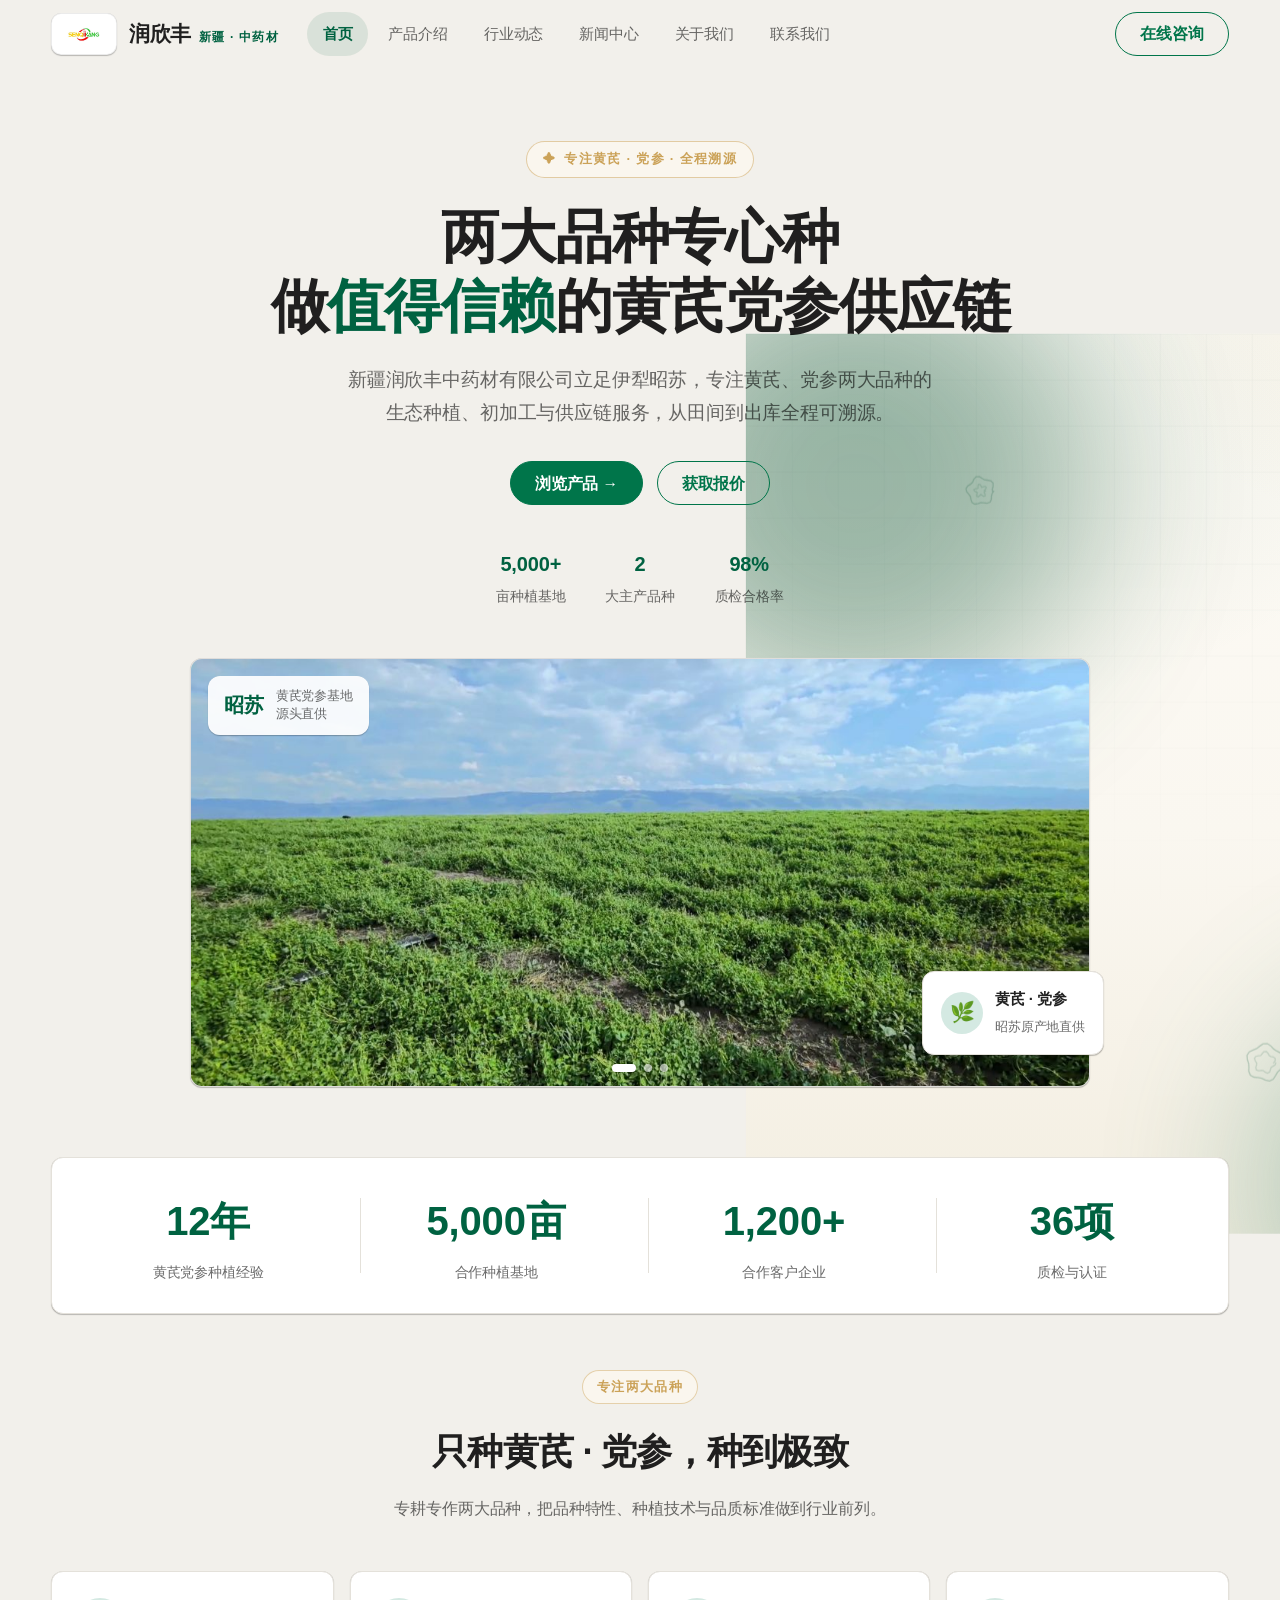
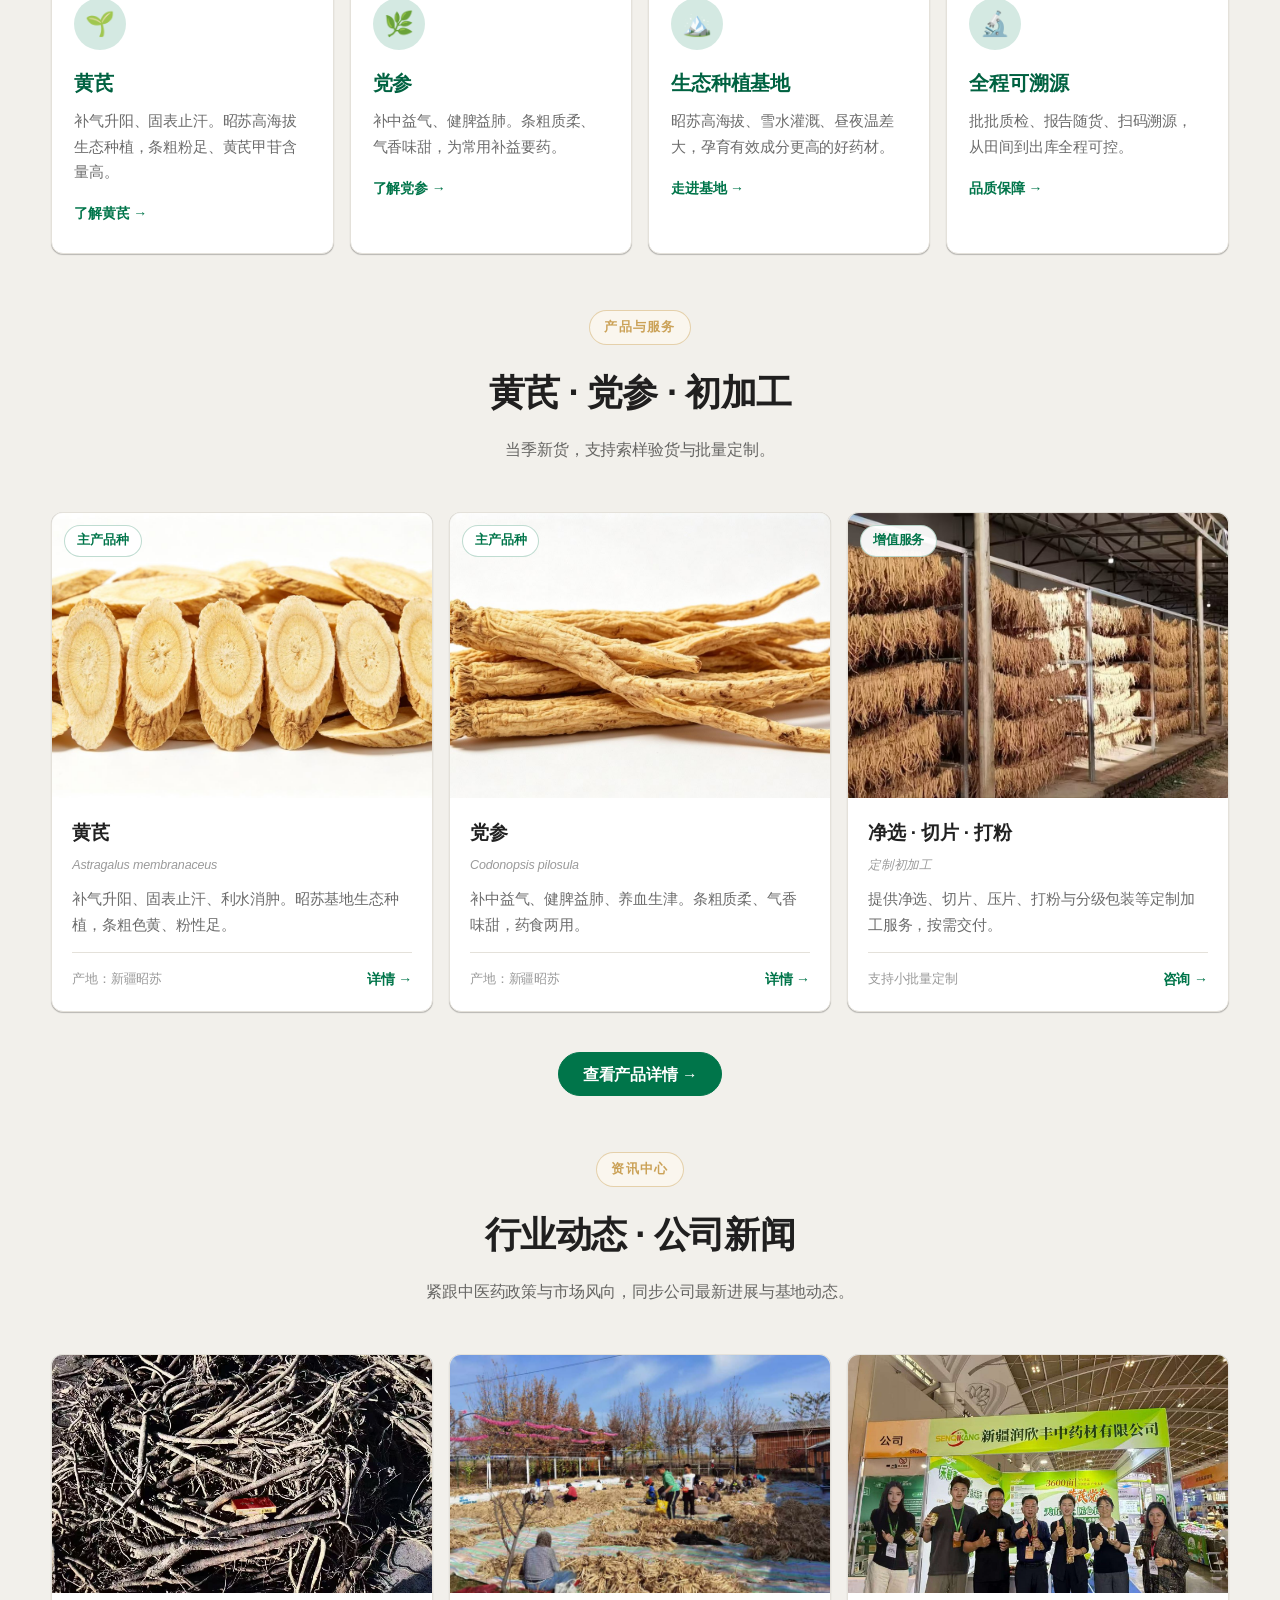
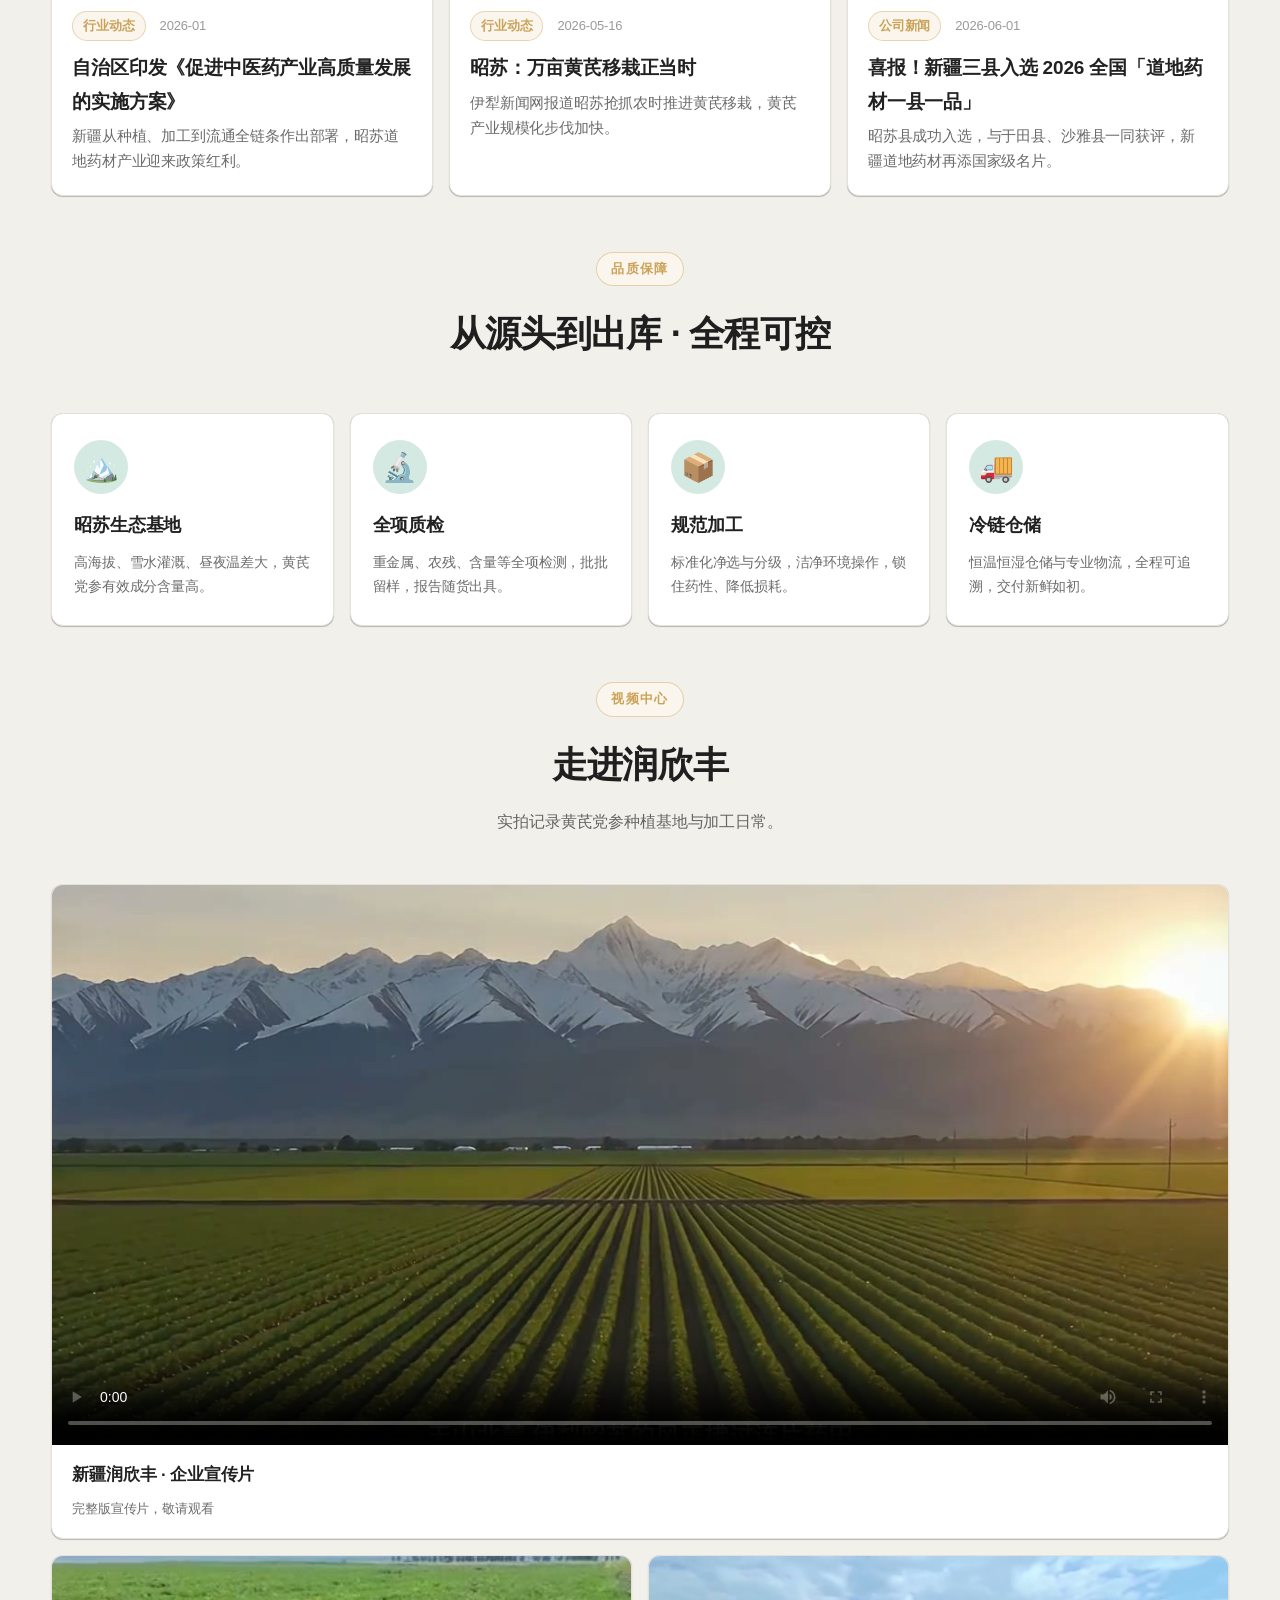
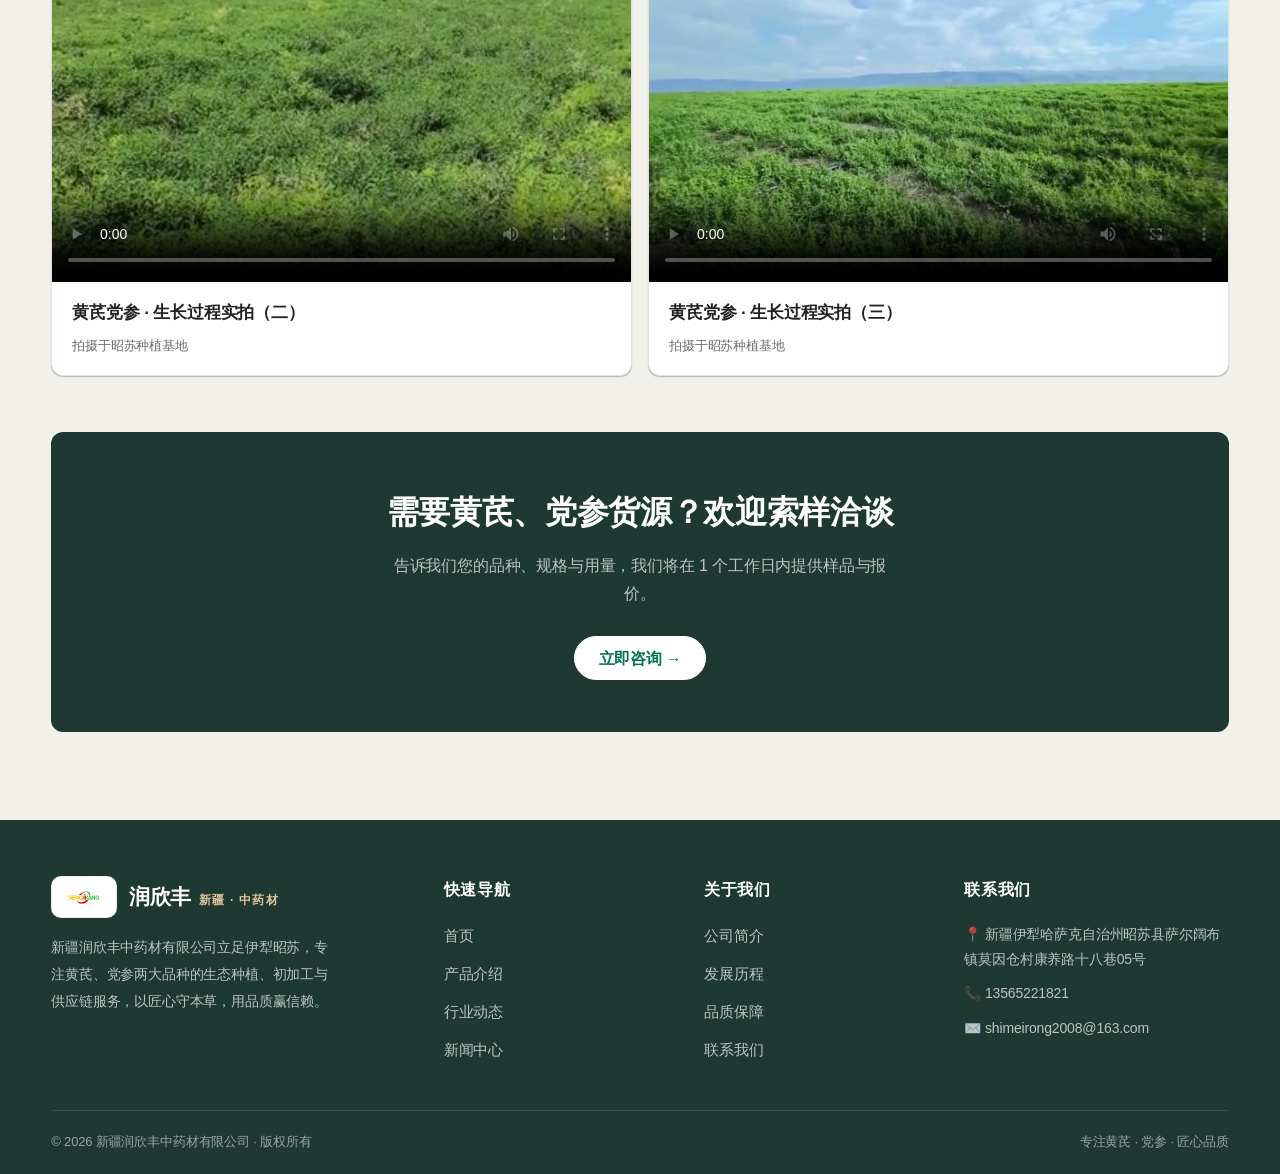
<file: index.html>
<!DOCTYPE html>
<html lang="zh-CN">
<head>
  <meta charset="UTF-8">
  <meta name="viewport" content="width=device-width, initial-scale=1.0">
  <title>新疆润欣丰 · 黄芪党参 道地种植</title>
  <meta name="description" content="新疆润欣丰中药材有限公司——立足伊犁昭苏，专注黄芪、党参两大品种的生态种植、初加工与供应链服务。">
  <link rel="icon" type="image/png" href="assets/images/favicon.png">
  <link rel="stylesheet" href="assets/css/style.css">
</head>
<body>
  <!-- 光网背景 -->
  <div class="aurora" aria-hidden="true">
    <div class="aurora__orb aurora__orb--blue"></div>
    <div class="aurora__orb aurora__orb--violet"></div>
    <div class="aurora__orb aurora__orb--cyan"></div>
    <div class="aurora__grid"></div>
  </div>

  <!-- 导航 -->
  <header class="nav">
    <div class="container nav__inner">
      <a class="brand" href="index.html">
        <img class="brand__logo" src="assets/images/logo.png" alt="新疆润欣丰">
        <span class="brand__text">润欣丰<small>新疆 · 中药材</small></span>
      </a>
      <nav class="nav__links" id="navLinks">
        <a href="index.html" class="active">首页</a>
        <a href="products.html">产品介绍</a>
        <a href="industry.html">行业动态</a>
        <a href="news.html">新闻中心</a>
        <a href="about.html">关于我们</a>
        <a href="contact.html">联系我们</a>
      </nav>
      <div class="nav__actions">
        <a class="btn btn--ghost" href="contact.html">在线咨询</a>
        <button class="nav__toggle" id="navToggle" aria-label="菜单"><span></span><span></span><span></span></button>
      </div>
    </div>
  </header>

  <main>
    <!-- Hero（居中大标题） -->
    <section class="hero">
      <div class="container hero__inner">
        <div class="hero__copy reveal">
          <span class="hero__eyebrow">专注黄芪 · 党参 · 全程溯源</span>
          <h1>两大品种专心种<br>做<span class="grad">值得信赖</span>的黄芪党参供应链</h1>
          <p class="hero__sub">新疆润欣丰中药材有限公司立足伊犁昭苏，专注黄芪、党参两大品种的生态种植、初加工与供应链服务，从田间到出库全程可溯源。</p>
          <div class="hero__cta">
            <a class="btn btn--primary" href="products.html">浏览产品 →</a>
            <a class="btn btn--ghost" href="contact.html">获取报价</a>
          </div>
          <div class="hero__trust">
            <div><b data-count="5000" data-suffix="+">5000+</b><span>亩种植基地</span></div>
            <div><b data-count="2" data-suffix="">2</b><span>大主产品种</span></div>
            <div><b data-count="98" data-suffix="%">98%</b><span>质检合格率</span></div>
          </div>
        </div>
        <div class="hero__media reveal d1">
          <div class="hero__frame">
            <img src="assets/images/hero-01.jpg" alt="黄芪党参种植基地实拍" class="active">
            <img src="assets/images/hero-02.jpg" alt="黄芪党参药材实拍">
            <img src="assets/images/kunming.jpg" alt="昆明展会现场实拍">
            <div class="hero__dots"></div>
          </div>
          <div class="hero__badge"><b>昭苏</b><span>黄芪党参基地<br>源头直供</span></div>
          <div class="hero__float">
            <span class="ico">🌿</span>
            <div><b>黄芪 · 党参</b><span>昭苏原产地直供</span></div>
          </div>
        </div>
      </div>
    </section>

    <!-- 数据条 -->
    <section class="stats">
      <div class="container stats__inner reveal">
        <div class="stat"><b data-count="12" data-suffix="年">12年</b><span>黄芪党参种植经验</span></div>
        <div class="stat"><b data-count="5000" data-suffix="亩">5000亩</b><span>合作种植基地</span></div>
        <div class="stat"><b data-count="1200" data-suffix="+">1200+</b><span>合作客户企业</span></div>
        <div class="stat"><b data-count="36" data-suffix="项">36项</b><span>质检与认证</span></div>
      </div>
    </section>

    <!-- 主打品种与实力 -->
    <section class="section">
      <div class="container">
        <div class="sec-head reveal">
          <span class="tag">专注两大品种</span>
          <h2>只种黄芪 · 党参，种到极致</h2>
          <p>专耕专作两大品种，把品种特性、种植技术与品质标准做到行业前列。</p>
        </div>
        <div class="cats">
          <a class="cat reveal" href="products.html">
            <div class="cat__ico">🌱</div>
            <h3>黄芪</h3>
            <p>补气升阳、固表止汗。昭苏高海拔生态种植，条粗粉足、黄芪甲苷含量高。</p>
            <span class="cat__more">了解黄芪 →</span>
          </a>
          <a class="cat reveal d1" href="products.html">
            <div class="cat__ico">🌿</div>
            <h3>党参</h3>
            <p>补中益气、健脾益肺。条粗质柔、气香味甜，为常用补益要药。</p>
            <span class="cat__more">了解党参 →</span>
          </a>
          <a class="cat reveal d2" href="about.html">
            <div class="cat__ico">🏔️</div>
            <h3>生态种植基地</h3>
            <p>昭苏高海拔、雪水灌溉、昼夜温差大，孕育有效成分更高的好药材。</p>
            <span class="cat__more">走进基地 →</span>
          </a>
          <a class="cat reveal d3" href="about.html#quality">
            <div class="cat__ico">🔬</div>
            <h3>全程可溯源</h3>
            <p>批批质检、报告随货、扫码溯源，从田间到出库全程可控。</p>
            <span class="cat__more">品质保障 →</span>
          </a>
        </div>
      </div>
    </section>

    <!-- 精选产品 -->
    <section class="section" style="padding-top:0">
      <div class="container">
        <div class="sec-head reveal">
          <span class="tag">产品与服务</span>
          <h2>黄芪 · 党参 · 初加工</h2>
          <p>当季新货，支持索样验货与批量定制。</p>
        </div>
        <div class="products">
          <article class="card reveal">
            <div class="card__media"><span class="card__tag">主产品种</span><img src="assets/images/product-01.jpg" alt="黄芪"></div>
            <div class="card__body"><h3>黄芪</h3><div class="latin">Astragalus membranaceus</div><p>补气升阳、固表止汗、利水消肿。昭苏基地生态种植，条粗色黄、粉性足。</p>
              <div class="card__foot"><span>产地：新疆昭苏</span><a class="link" href="products.html">详情 →</a></div></div>
          </article>
          <article class="card reveal d1">
            <div class="card__media"><span class="card__tag">主产品种</span><img src="assets/images/product-02.jpg" alt="党参"></div>
            <div class="card__body"><h3>党参</h3><div class="latin">Codonopsis pilosula</div><p>补中益气、健脾益肺、养血生津。条粗质柔、气香味甜，药食两用。</p>
              <div class="card__foot"><span>产地：新疆昭苏</span><a class="link" href="products.html">详情 →</a></div></div>
          </article>
          <article class="card reveal d2">
            <div class="card__media"><span class="card__tag">增值服务</span><img src="assets/images/product-03.jpg" alt="初加工服务"></div>
            <div class="card__body"><h3>净选 · 切片 · 打粉</h3><div class="latin">定制初加工</div><p>提供净选、切片、压片、打粉与分级包装等定制加工服务，按需交付。</p>
              <div class="card__foot"><span>支持小批量定制</span><a class="link" href="contact.html">咨询 →</a></div></div>
          </article>
        </div>
        <div style="text-align:center; margin-top:40px">
          <a class="btn btn--primary" href="products.html">查看产品详情 →</a>
        </div>
      </div>
    </section>

    <!-- 动态 & 新闻预览 -->
    <section class="section" style="padding-top:0">
      <div class="container">
        <div class="sec-head reveal">
          <span class="tag">资讯中心</span>
          <h2>行业动态 · 公司新闻</h2>
          <p>紧跟中医药政策与市场风向，同步公司最新进展与基地动态。</p>
        </div>
        <div class="news-grid">
          <a class="card reveal" href="industry.html">
            <div class="card__media"><img src="assets/images/news-01.jpg" alt="行业动态"></div>
            <div class="card__body">
              <div class="meta"><span class="chip">行业动态</span><span>2026-01</span></div>
              <h3>自治区印发《促进中医药产业高质量发展的实施方案》</h3>
              <p>新疆从种植、加工到流通全链条作出部署，昭苏道地药材产业迎来政策红利。</p>
            </div>
          </a>
          <a class="card reveal d1" href="industry.html">
            <div class="card__media"><img src="assets/images/news-02.jpg" alt="行业动态"></div>
            <div class="card__body">
              <div class="meta"><span class="chip">行业动态</span><span>2026-05-16</span></div>
              <h3>昭苏：万亩黄芪移栽正当时</h3>
              <p>伊犁新闻网报道昭苏抢抓农时推进黄芪移栽，黄芪产业规模化步伐加快。</p>
            </div>
          </a>
          <a class="card reveal d2" href="news.html">
            <div class="card__media"><img src="assets/images/kunming.jpg" alt="昆明展会"></div>
            <div class="card__body">
              <div class="meta"><span class="chip">公司新闻</span><span>2026-06-01</span></div>
              <h3>喜报！新疆三县入选 2026 全国「道地药材一县一品」</h3>
              <p>昭苏县成功入选，与于田县、沙雅县一同获评，新疆道地药材再添国家级名片。</p>
            </div>
          </a>
        </div>
      </div>
    </section>

    <!-- 品质保障 -->
    <section class="section" style="padding-top:0">
      <div class="container">
        <div class="sec-head reveal">
          <span class="tag">品质保障</span>
          <h2>从源头到出库 · 全程可控</h2>
        </div>
        <div class="features">
          <div class="feature reveal"><div class="feature__ico">🏔️</div><h3>昭苏生态基地</h3><p>高海拔、雪水灌溉、昼夜温差大，黄芪党参有效成分含量高。</p></div>
          <div class="feature reveal d1"><div class="feature__ico">🔬</div><h3>全项质检</h3><p>重金属、农残、含量等全项检测，批批留样，报告随货出具。</p></div>
          <div class="feature reveal d2"><div class="feature__ico">📦</div><h3>规范加工</h3><p>标准化净选与分级，洁净环境操作，锁住药性、降低损耗。</p></div>
          <div class="feature reveal d3"><div class="feature__ico">🚚</div><h3>冷链仓储</h3><p>恒温恒湿仓储与专业物流，全程可追溯，交付新鲜如初。</p></div>
        </div>
      </div>
    </section>

    <!-- 视频中心 -->
    <section class="section" style="padding-top:0">
      <div class="container">
        <div class="sec-head reveal">
          <span class="tag">视频中心</span>
          <h2>走进润欣丰</h2>
          <p>实拍记录黄芪党参种植基地与加工日常。</p>
        </div>
        <div class="videos">
          <div class="video video--wide reveal">
            <video controls preload="metadata" poster="assets/images/poster-promo.jpg" src="assets/video/promo.mp4"></video>
            <div class="video__body"><h3>新疆润欣丰 · 企业宣传片</h3><span>完整版宣传片，敬请观看</span></div>
          </div>
          <div class="video reveal">
            <video controls preload="metadata" poster="assets/images/poster-01.jpg" src="assets/video/video-01.mp4"></video>
            <div class="video__body"><h3>黄芪党参 · 生长过程实拍（二）</h3><span>拍摄于昭苏种植基地</span></div>
          </div>
          <div class="video reveal d1">
            <video controls preload="metadata" poster="assets/images/poster-02.jpg" src="assets/video/video-02.mp4"></video>
            <div class="video__body"><h3>黄芪党参 · 生长过程实拍（三）</h3><span>拍摄于昭苏种植基地</span></div>
          </div>
        </div>
      </div>
    </section>

    <!-- CTA -->
    <section class="section" style="padding-top:0">
      <div class="container">
        <div class="cta reveal">
          <h2>需要黄芪、党参货源？欢迎索样洽谈</h2>
          <p>告诉我们您的品种、规格与用量，我们将在 1 个工作日内提供样品与报价。</p>
          <a class="btn btn--white" href="contact.html">立即咨询 →</a>
        </div>
      </div>
    </section>
  </main>

  <!-- 页脚 -->
  <footer class="footer">
    <div class="container">
      <div class="footer__inner">
        <div>
          <a class="brand" href="index.html">
            <img class="brand__logo" src="assets/images/logo.png" alt="新疆润欣丰">
            <span class="brand__text">润欣丰<small>新疆 · 中药材</small></span>
          </a>
          <p class="about">新疆润欣丰中药材有限公司立足伊犁昭苏，专注黄芪、党参两大品种的生态种植、初加工与供应链服务，以匠心守本草，用品质赢信赖。</p>
        </div>
        <div class="footer__col">
          <h4>快速导航</h4>
          <ul><li><a href="index.html">首页</a></li><li><a href="products.html">产品介绍</a></li><li><a href="industry.html">行业动态</a></li><li><a href="news.html">新闻中心</a></li></ul>
        </div>
        <div class="footer__col">
          <h4>关于我们</h4>
          <ul><li><a href="about.html">公司简介</a></li><li><a href="about.html#history">发展历程</a></li><li><a href="about.html#quality">品质保障</a></li><li><a href="contact.html">联系我们</a></li></ul>
        </div>
        <div class="footer__col">
          <h4>联系我们</h4>
          <ul class="footer__contact">
            <li>📍 新疆伊犁哈萨克自治州昭苏县萨尔阔布镇莫因仓村康养路十八巷05号</li>
            <li>📞 13565221821</li>
            <li>✉️ shimeirong2008@163.com</li>
          </ul>
        </div>
      </div>
      <div class="footer__bottom">
        <span>© <span data-year></span> 新疆润欣丰中药材有限公司 · 版权所有</span>
        <span>专注黄芪 · 党参 · 匠心品质</span>
      </div>
    </div>
  </footer>

  <button class="toTop" id="toTop" aria-label="回到顶部">↑</button>
  <div class="toast" id="toast"></div>
  <script src="assets/js/main.js"></script>
</body>
</html>
</file>
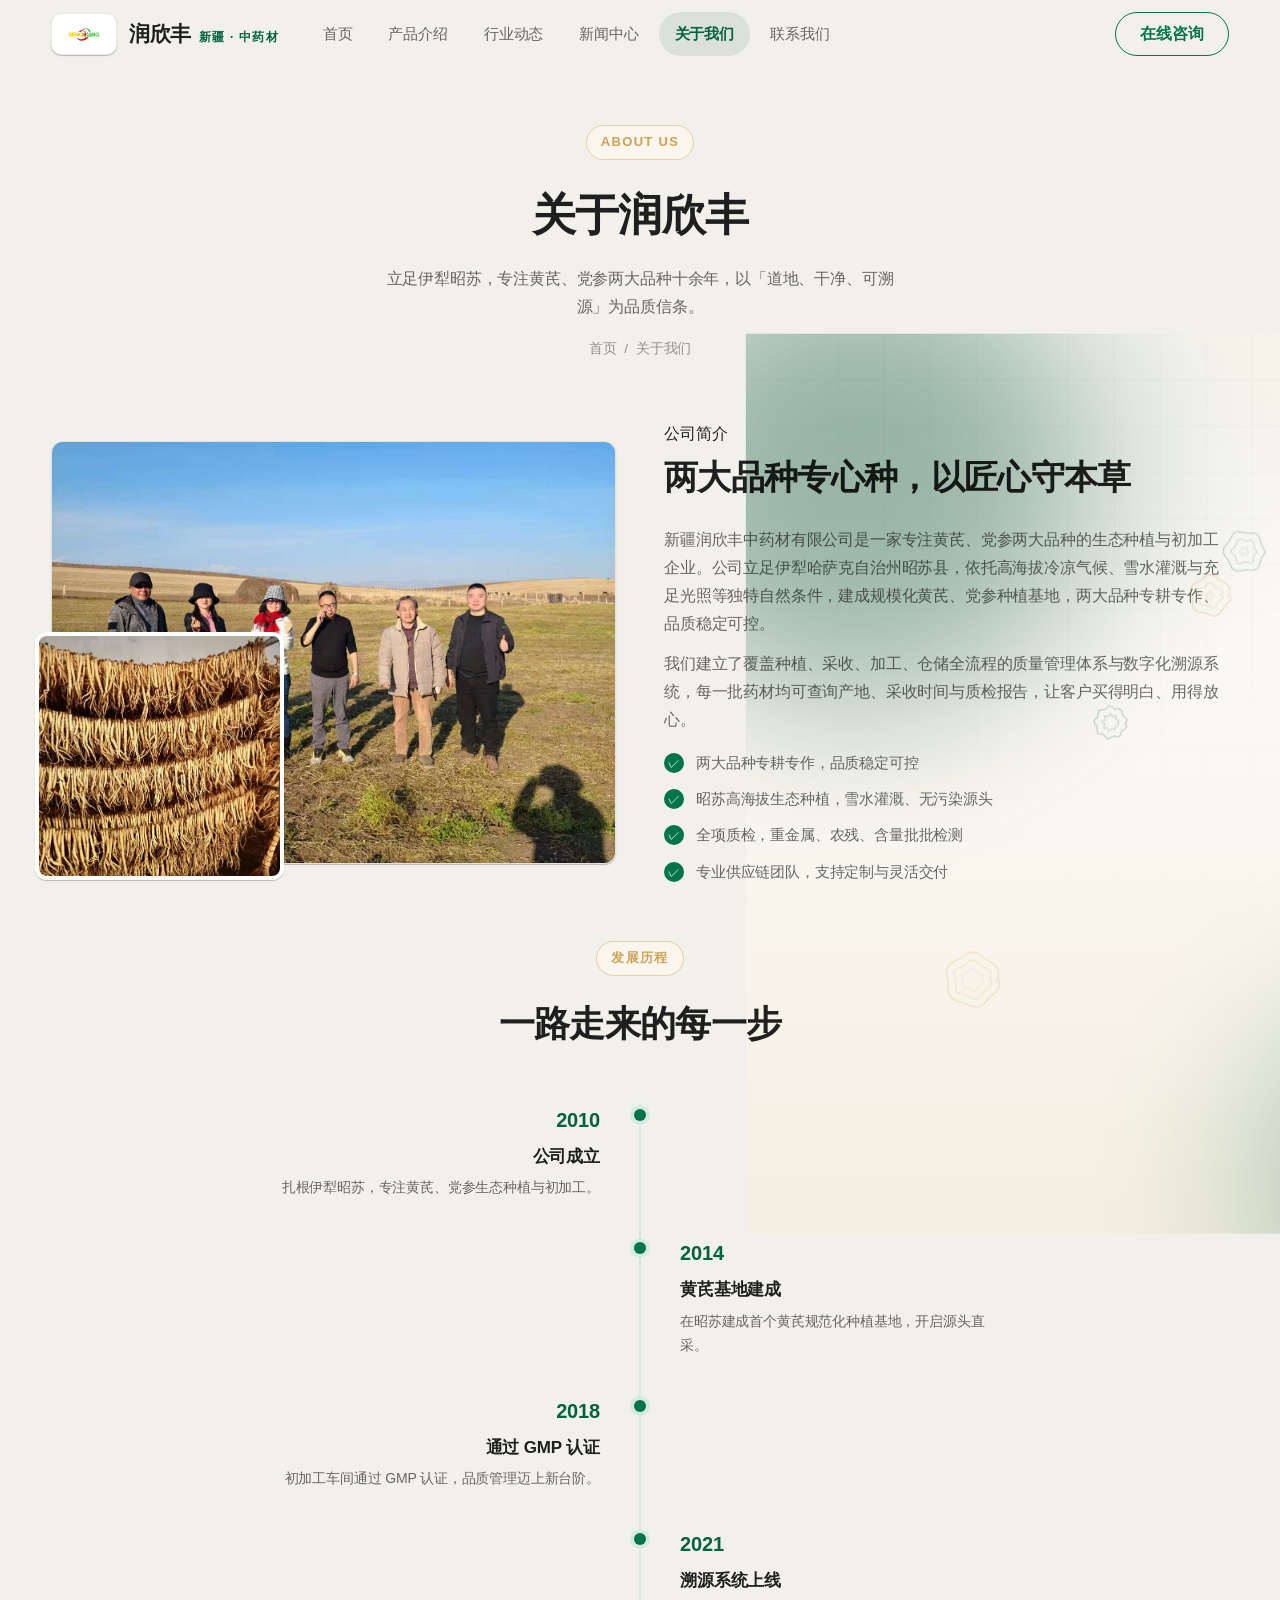
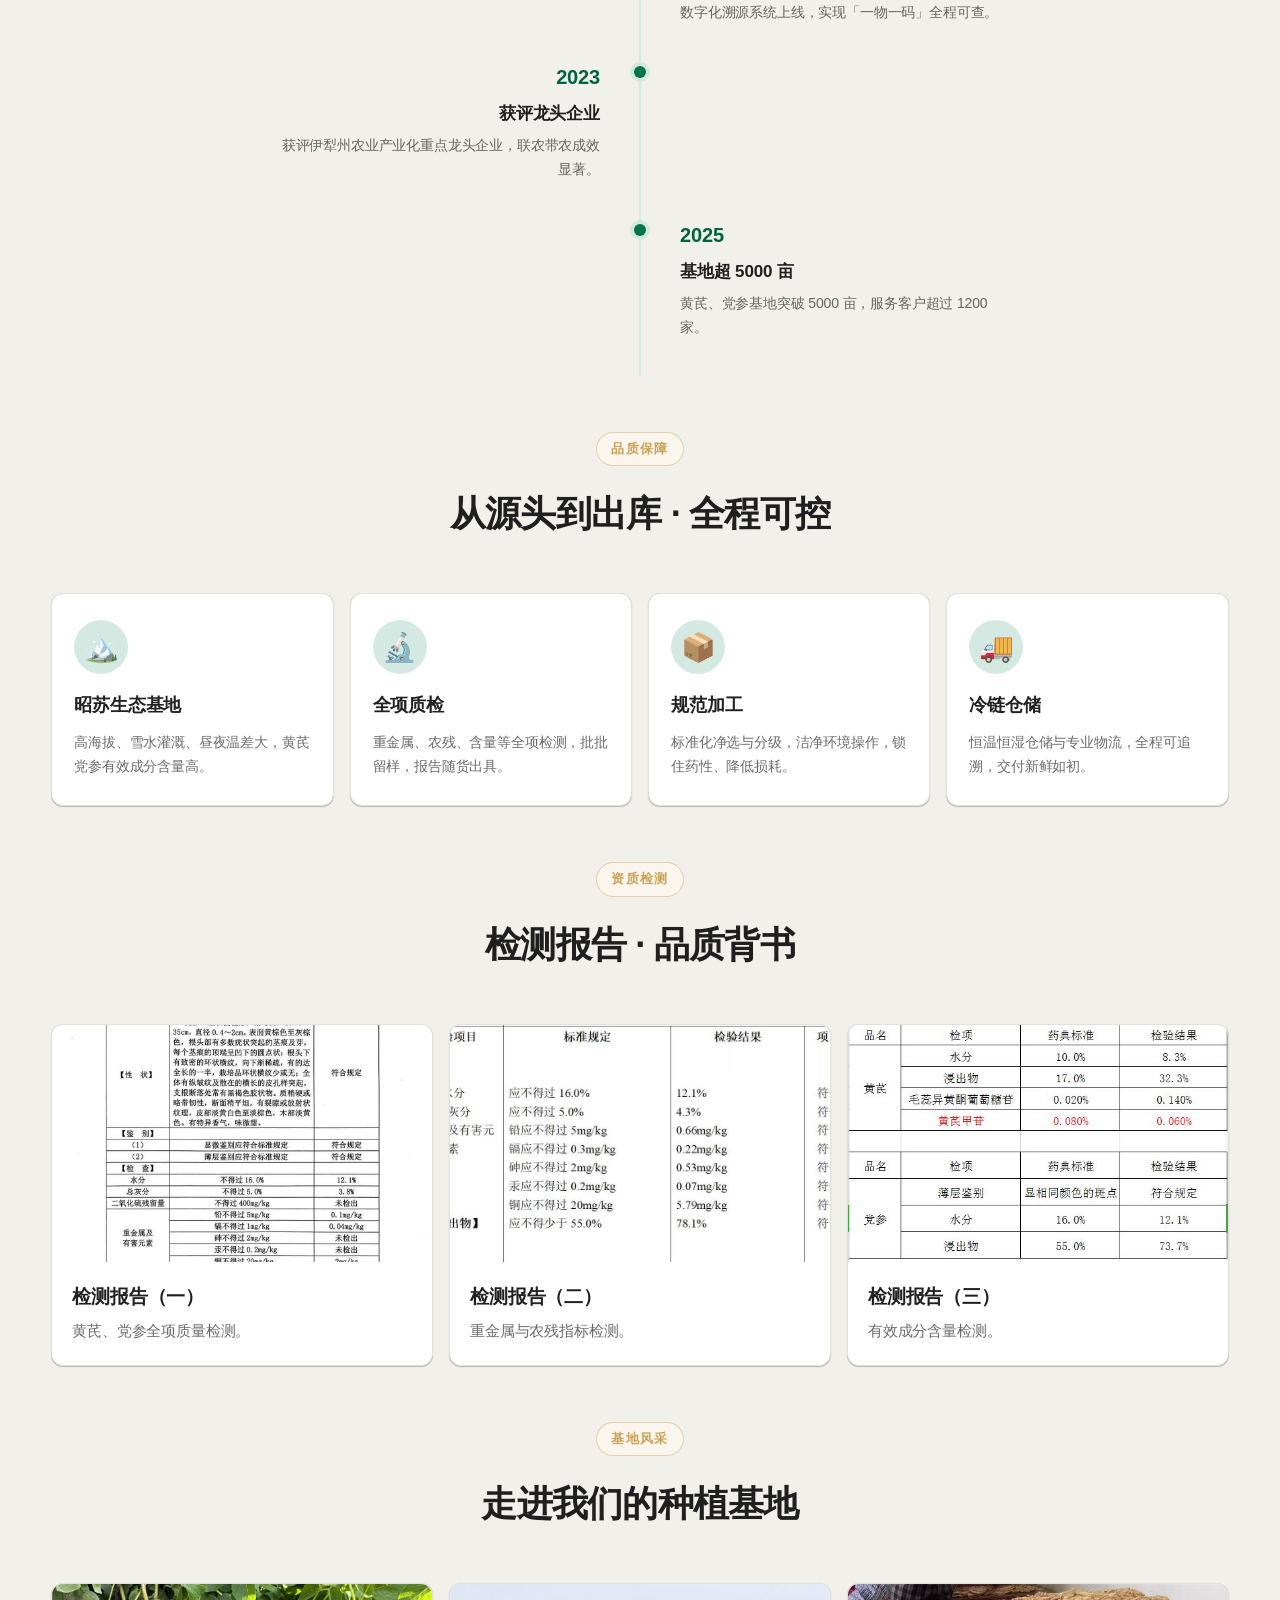
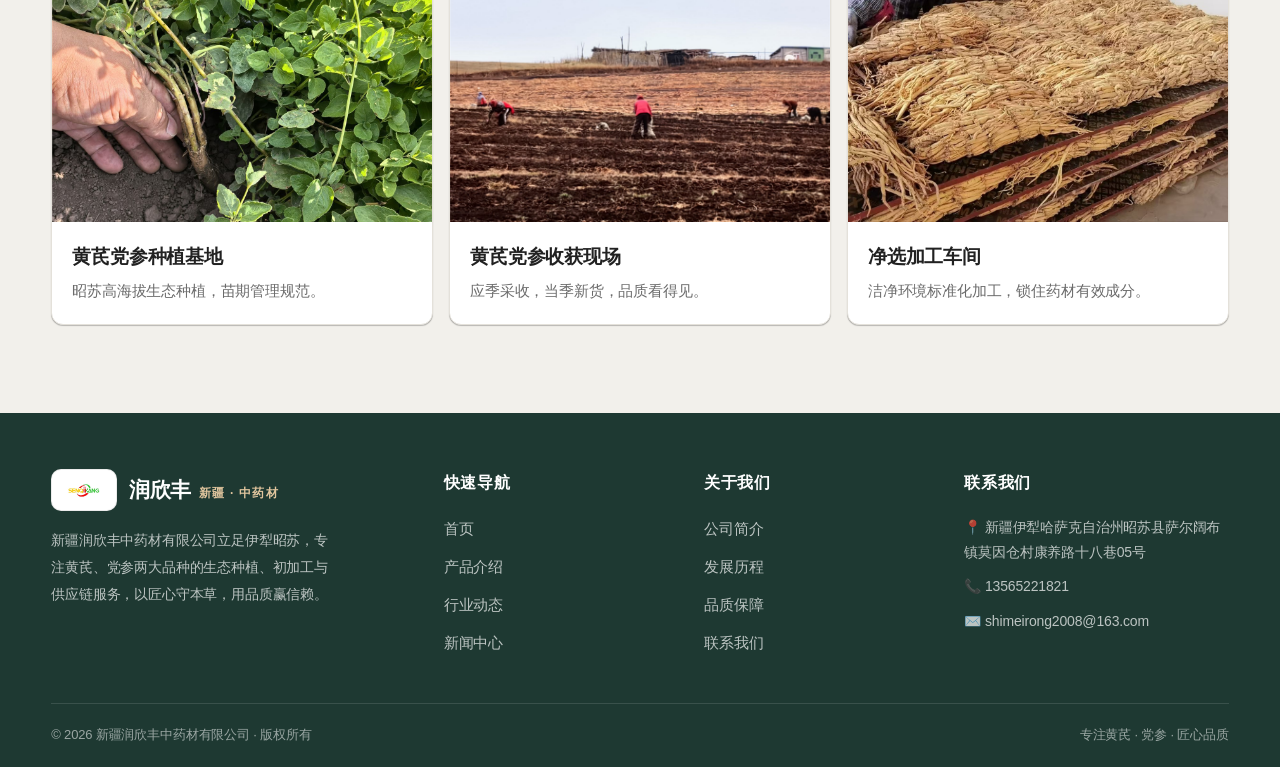
<file: about.html>
<!DOCTYPE html>
<html lang="zh-CN">
<head>
  <meta charset="UTF-8">
  <meta name="viewport" content="width=device-width, initial-scale=1.0">
  <title>关于我们 · 新疆润欣丰</title>
  <meta name="description" content="了解新疆润欣丰中药材有限公司：专注黄芪、党参两大品种的生态种植，公司简介、发展历程与昭苏种植基地。">
  <link rel="icon" type="image/png" href="assets/images/favicon.png">
  <link rel="stylesheet" href="assets/css/style.css">
</head>
<body>
  <div class="aurora" aria-hidden="true">
    <div class="aurora__orb aurora__orb--blue"></div>
    <div class="aurora__orb aurora__orb--violet"></div>
    <div class="aurora__orb aurora__orb--cyan"></div>
    <div class="aurora__grid"></div>
  </div>

  <header class="nav">
    <div class="container nav__inner">
      <a class="brand" href="index.html">
        <img class="brand__logo" src="assets/images/logo.png" alt="新疆润欣丰">
        <span class="brand__text">润欣丰<small>新疆 · 中药材</small></span>
      </a>
      <nav class="nav__links" id="navLinks">
        <a href="index.html">首页</a>
        <a href="products.html">产品介绍</a>
        <a href="industry.html">行业动态</a>
        <a href="news.html">新闻中心</a>
        <a href="about.html" class="active">关于我们</a>
        <a href="contact.html">联系我们</a>
      </nav>
      <div class="nav__actions">
        <a class="btn btn--ghost" href="contact.html">在线咨询</a>
        <button class="nav__toggle" id="navToggle" aria-label="菜单"><span></span><span></span><span></span></button>
      </div>
    </div>
  </header>

  <main>
    <section class="page-head">
      <div class="container">
        <span class="tag">ABOUT US</span>
        <h1>关于润欣丰</h1>
        <p>立足伊犁昭苏，专注黄芪、党参两大品种十余年，以「道地、干净、可溯源」为品质信条。</p>
        <div class="breadcrumb"><a href="index.html">首页</a><span>/</span><span>关于我们</span></div>
      </div>
    </section>

    <!-- 公司简介 -->
    <section class="section" style="padding-top:20px">
      <div class="container about-grid">
        <div class="about-media reveal">
          <div class="frame"><img src="assets/images/gallery-01.jpg" alt="润欣丰黄芪党参种植基地"></div>
          <div class="sub"><img src="assets/images/dry-01.jpg" alt="黄芪党参晾晒实拍"></div>
        </div>
        <div class="about-copy reveal d1">
          <span class="tag">公司简介</span>
          <h2>两大品种专心种，以匠心守本草</h2>
          <p>新疆润欣丰中药材有限公司是一家专注黄芪、党参两大品种的生态种植与初加工企业。公司立足伊犁哈萨克自治州昭苏县，依托高海拔冷凉气候、雪水灌溉与充足光照等独特自然条件，建成规模化黄芪、党参种植基地，两大品种专耕专作、品质稳定可控。</p>
          <p>我们建立了覆盖种植、采收、加工、仓储全流程的质量管理体系与数字化溯源系统，每一批药材均可查询产地、采收时间与质检报告，让客户买得明白、用得放心。</p>
          <ul class="points">
            <li>两大品种专耕专作，品质稳定可控</li>
            <li>昭苏高海拔生态种植，雪水灌溉、无污染源头</li>
            <li>全项质检，重金属、农残、含量批批检测</li>
            <li>专业供应链团队，支持定制与灵活交付</li>
          </ul>
        </div>
      </div>
    </section>

    <!-- 发展历程 -->
    <section class="section" id="history" style="padding-top:0">
      <div class="container">
        <div class="sec-head reveal">
          <span class="tag">发展历程</span>
          <h2>一路走来的每一步</h2>
        </div>
        <div class="timeline">
          <div class="tl-item reveal"><div class="year">2010</div><h4>公司成立</h4><p>扎根伊犁昭苏，专注黄芪、党参生态种植与初加工。</p></div>
          <div class="tl-item reveal"><div class="year">2014</div><h4>黄芪基地建成</h4><p>在昭苏建成首个黄芪规范化种植基地，开启源头直采。</p></div>
          <div class="tl-item reveal"><div class="year">2018</div><h4>通过 GMP 认证</h4><p>初加工车间通过 GMP 认证，品质管理迈上新台阶。</p></div>
          <div class="tl-item reveal"><div class="year">2021</div><h4>溯源系统上线</h4><p>数字化溯源系统上线，实现「一物一码」全程可查。</p></div>
          <div class="tl-item reveal"><div class="year">2023</div><h4>获评龙头企业</h4><p>获评伊犁州农业产业化重点龙头企业，联农带农成效显著。</p></div>
          <div class="tl-item reveal"><div class="year">2025</div><h4>基地超 5000 亩</h4><p>黄芪、党参基地突破 5000 亩，服务客户超过 1200 家。</p></div>
        </div>
      </div>
    </section>

    <!-- 品质保障 -->
    <section class="section" id="quality" style="padding-top:0">
      <div class="container">
        <div class="sec-head reveal">
          <span class="tag">品质保障</span>
          <h2>从源头到出库 · 全程可控</h2>
        </div>
        <div class="features">
          <div class="feature reveal"><div class="feature__ico">🏔️</div><h3>昭苏生态基地</h3><p>高海拔、雪水灌溉、昼夜温差大，黄芪党参有效成分含量高。</p></div>
          <div class="feature reveal d1"><div class="feature__ico">🔬</div><h3>全项质检</h3><p>重金属、农残、含量等全项检测，批批留样，报告随货出具。</p></div>
          <div class="feature reveal d2"><div class="feature__ico">📦</div><h3>规范加工</h3><p>标准化净选与分级，洁净环境操作，锁住药性、降低损耗。</p></div>
          <div class="feature reveal d3"><div class="feature__ico">🚚</div><h3>冷链仓储</h3><p>恒温恒湿仓储与专业物流，全程可追溯，交付新鲜如初。</p></div>
        </div>
      </div>
    </section>

    <!-- 检测报告 -->
    <section class="section" style="padding-top:0">
      <div class="container">
        <div class="sec-head reveal">
          <span class="tag">资质检测</span>
          <h2>检测报告 · 品质背书</h2>
        </div>
        <div class="news-grid">
          <div class="card reveal"><div class="card__media"><img src="assets/images/cert-01.jpg" alt="检测报告一"></div><div class="card__body"><h3>检测报告（一）</h3><p>黄芪、党参全项质量检测。</p></div></div>
          <div class="card reveal d1"><div class="card__media"><img src="assets/images/cert-02.jpg" alt="检测报告二"></div><div class="card__body"><h3>检测报告（二）</h3><p>重金属与农残指标检测。</p></div></div>
          <div class="card reveal d2"><div class="card__media"><img src="assets/images/cert-03.jpg" alt="检测报告三"></div><div class="card__body"><h3>检测报告（三）</h3><p>有效成分含量检测。</p></div></div>
        </div>
      </div>
    </section>

    <!-- 基地风采 -->
    <section class="section" style="padding-top:0">
      <div class="container">
        <div class="sec-head reveal">
          <span class="tag">基地风采</span>
          <h2>走进我们的种植基地</h2>
        </div>
        <div class="news-grid">
          <div class="card reveal"><div class="card__media"><img src="assets/images/base-01.jpg" alt="种植基地"></div><div class="card__body"><h3>黄芪党参种植基地</h3><p>昭苏高海拔生态种植，苗期管理规范。</p></div></div>
          <div class="card reveal d1"><div class="card__media"><img src="assets/images/harvest-01.jpg" alt="收获现场"></div><div class="card__body"><h3>黄芪党参收获现场</h3><p>应季采收，当季新货，品质看得见。</p></div></div>
          <div class="card reveal d2"><div class="card__media"><img src="assets/images/gallery-03.jpg" alt="基地三"></div><div class="card__body"><h3>净选加工车间</h3><p>洁净环境标准化加工，锁住药材有效成分。</p></div></div>
        </div>
      </div>
    </section>
  </main>

  <footer class="footer">
    <div class="container">
      <div class="footer__inner">
        <div>
          <a class="brand" href="index.html">
            <img class="brand__logo" src="assets/images/logo.png" alt="新疆润欣丰">
            <span class="brand__text">润欣丰<small>新疆 · 中药材</small></span>
          </a>
          <p class="about">新疆润欣丰中药材有限公司立足伊犁昭苏，专注黄芪、党参两大品种的生态种植、初加工与供应链服务，以匠心守本草，用品质赢信赖。</p>
        </div>
        <div class="footer__col">
          <h4>快速导航</h4>
          <ul><li><a href="index.html">首页</a></li><li><a href="products.html">产品介绍</a></li><li><a href="industry.html">行业动态</a></li><li><a href="news.html">新闻中心</a></li></ul>
        </div>
        <div class="footer__col">
          <h4>关于我们</h4>
          <ul><li><a href="about.html">公司简介</a></li><li><a href="about.html#history">发展历程</a></li><li><a href="about.html#quality">品质保障</a></li><li><a href="contact.html">联系我们</a></li></ul>
        </div>
        <div class="footer__col">
          <h4>联系我们</h4>
          <ul class="footer__contact">
            <li>📍 新疆伊犁哈萨克自治州昭苏县萨尔阔布镇莫因仓村康养路十八巷05号</li>
            <li>📞 13565221821</li>
            <li>✉️ shimeirong2008@163.com</li>
          </ul>
        </div>
      </div>
      <div class="footer__bottom">
        <span>© <span data-year></span> 新疆润欣丰中药材有限公司 · 版权所有</span>
        <span>专注黄芪 · 党参 · 匠心品质</span>
      </div>
    </div>
  </footer>

  <button class="toTop" id="toTop" aria-label="回到顶部">↑</button>
  <div class="toast" id="toast"></div>
  <script src="assets/js/main.js"></script>
</body>
</html>
</file>
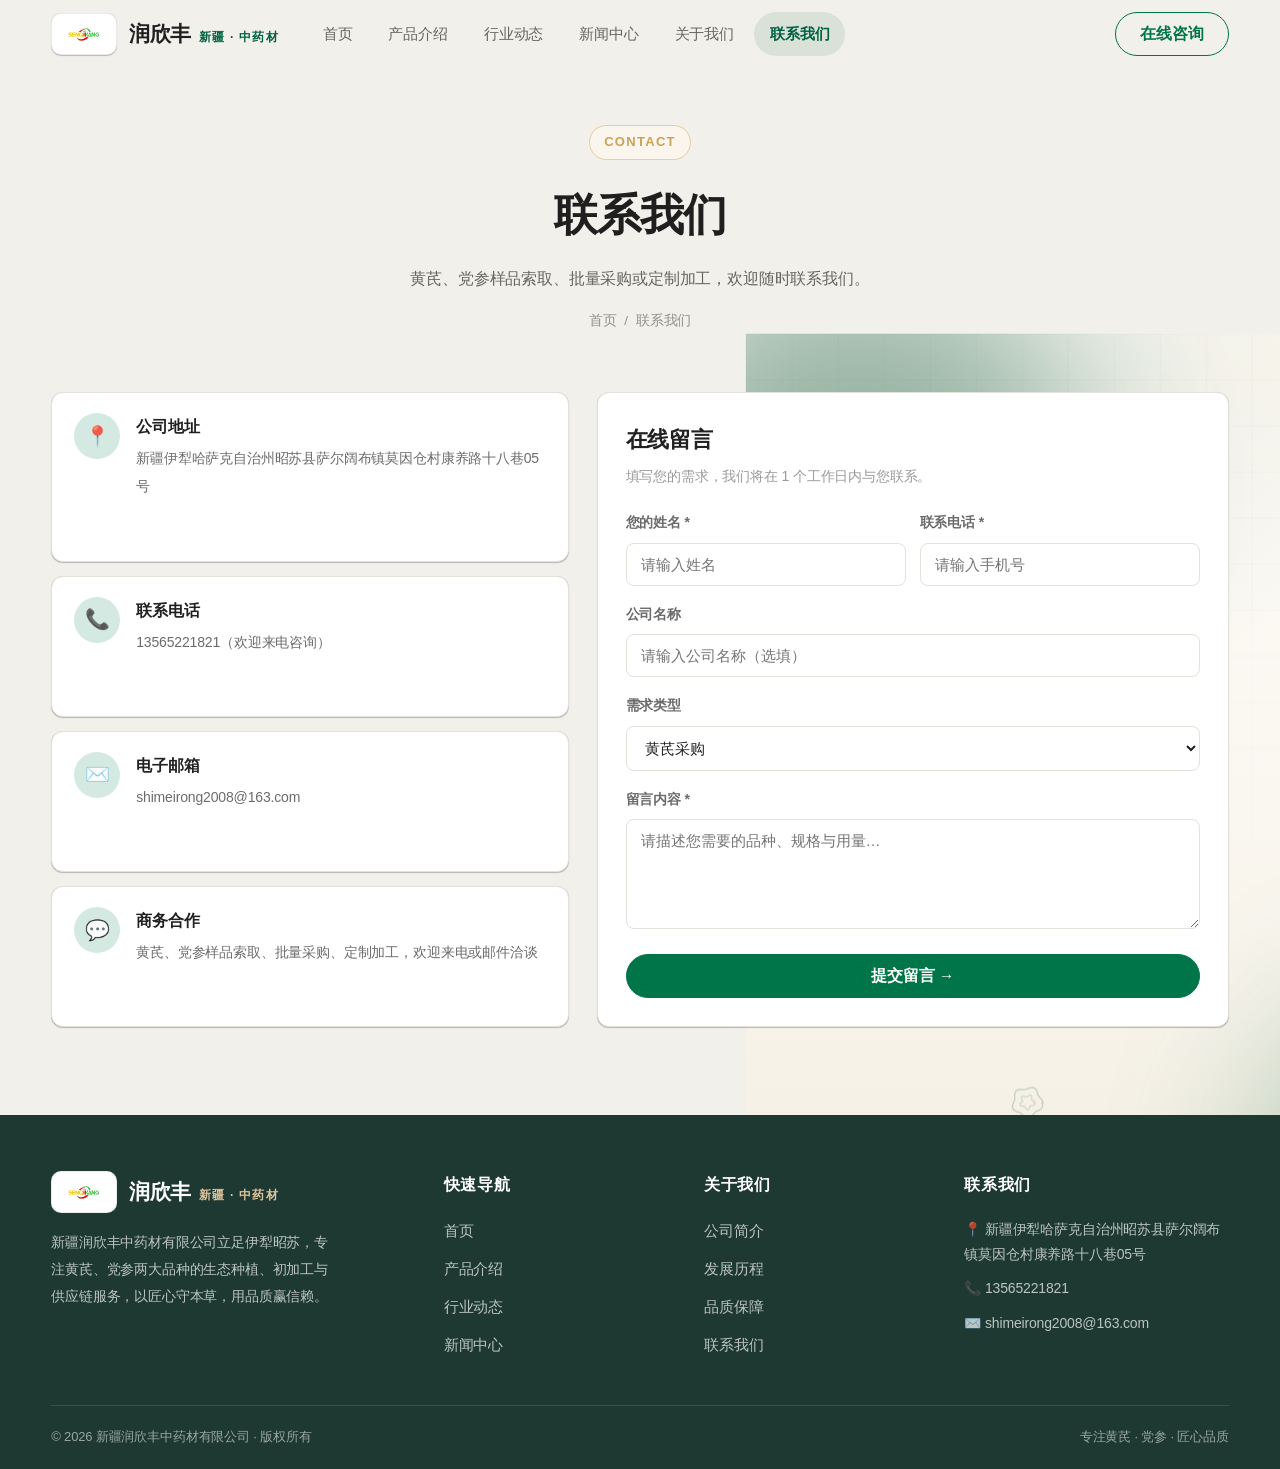
<file: contact.html>
<!DOCTYPE html>
<html lang="zh-CN">
<head>
  <meta charset="UTF-8">
  <meta name="viewport" content="width=device-width, initial-scale=1.0">
  <title>联系我们 · 新疆润欣丰</title>
  <meta name="description" content="联系新疆润欣丰中药材有限公司：咨询黄芪、党参样品索取、批量采购与定制加工。">
  <link rel="icon" type="image/png" href="assets/images/favicon.png">
  <link rel="stylesheet" href="assets/css/style.css">
</head>
<body>
  <div class="aurora" aria-hidden="true">
    <div class="aurora__orb aurora__orb--blue"></div>
    <div class="aurora__orb aurora__orb--violet"></div>
    <div class="aurora__orb aurora__orb--cyan"></div>
    <div class="aurora__grid"></div>
  </div>

  <header class="nav">
    <div class="container nav__inner">
      <a class="brand" href="index.html">
        <img class="brand__logo" src="assets/images/logo.png" alt="新疆润欣丰">
        <span class="brand__text">润欣丰<small>新疆 · 中药材</small></span>
      </a>
      <nav class="nav__links" id="navLinks">
        <a href="index.html">首页</a>
        <a href="products.html">产品介绍</a>
        <a href="industry.html">行业动态</a>
        <a href="news.html">新闻中心</a>
        <a href="about.html">关于我们</a>
        <a href="contact.html" class="active">联系我们</a>
      </nav>
      <div class="nav__actions">
        <a class="btn btn--ghost" href="contact.html">在线咨询</a>
        <button class="nav__toggle" id="navToggle" aria-label="菜单"><span></span><span></span><span></span></button>
      </div>
    </div>
  </header>

  <main>
    <section class="page-head">
      <div class="container">
        <span class="tag">CONTACT</span>
        <h1>联系我们</h1>
        <p>黄芪、党参样品索取、批量采购或定制加工，欢迎随时联系我们。</p>
        <div class="breadcrumb"><a href="index.html">首页</a><span>/</span><span>联系我们</span></div>
      </div>
    </section>

    <section class="section" style="padding-top:20px">
      <div class="container contact-grid">
        <div class="contact-info reveal">
          <div class="cinfo"><div class="ico">📍</div><div><b>公司地址</b><span>新疆伊犁哈萨克自治州昭苏县萨尔阔布镇莫因仓村康养路十八巷05号</span></div></div>
          <div class="cinfo"><div class="ico">📞</div><div><b>联系电话</b><span>13565221821（欢迎来电咨询）</span></div></div>
          <div class="cinfo"><div class="ico">✉️</div><div><b>电子邮箱</b><span>shimeirong2008@163.com</span></div></div>
          <div class="cinfo"><div class="ico">💬</div><div><b>商务合作</b><span>黄芪、党参样品索取、批量采购、定制加工，欢迎来电或邮件洽谈</span></div></div>
        </div>
        <form class="form reveal d1" id="contactForm">
          <h3>在线留言</h3>
          <p>填写您的需求，我们将在 1 个工作日内与您联系。</p>
          <div class="row">
            <div class="field"><label for="name">您的姓名 *</label><input id="name" name="name" type="text" placeholder="请输入姓名" required></div>
            <div class="field"><label for="phone">联系电话 *</label><input id="phone" name="phone" type="tel" placeholder="请输入手机号" required></div>
          </div>
          <div class="field"><label for="company">公司名称</label><input id="company" name="company" type="text" placeholder="请输入公司名称（选填）"></div>
          <div class="field"><label for="type">需求类型</label>
            <select id="type" name="type">
              <option>黄芪采购</option>
              <option>党参采购</option>
              <option>样品索取</option>
              <option>定制加工</option>
              <option>其他</option>
            </select>
          </div>
          <div class="field"><label for="msg">留言内容 *</label><textarea id="msg" name="msg" placeholder="请描述您需要的品种、规格与用量…" required></textarea></div>
          <button class="btn btn--primary" type="submit" style="width:100%">提交留言 →</button>
        </form>
      </div>
    </section>
  </main>

  <footer class="footer">
    <div class="container">
      <div class="footer__inner">
        <div>
          <a class="brand" href="index.html">
            <img class="brand__logo" src="assets/images/logo.png" alt="新疆润欣丰">
            <span class="brand__text">润欣丰<small>新疆 · 中药材</small></span>
          </a>
          <p class="about">新疆润欣丰中药材有限公司立足伊犁昭苏，专注黄芪、党参两大品种的生态种植、初加工与供应链服务，以匠心守本草，用品质赢信赖。</p>
        </div>
        <div class="footer__col">
          <h4>快速导航</h4>
          <ul><li><a href="index.html">首页</a></li><li><a href="products.html">产品介绍</a></li><li><a href="industry.html">行业动态</a></li><li><a href="news.html">新闻中心</a></li></ul>
        </div>
        <div class="footer__col">
          <h4>关于我们</h4>
          <ul><li><a href="about.html">公司简介</a></li><li><a href="about.html#history">发展历程</a></li><li><a href="about.html#quality">品质保障</a></li><li><a href="contact.html">联系我们</a></li></ul>
        </div>
        <div class="footer__col">
          <h4>联系我们</h4>
          <ul class="footer__contact">
            <li>📍 新疆伊犁哈萨克自治州昭苏县萨尔阔布镇莫因仓村康养路十八巷05号</li>
            <li>📞 13565221821</li>
            <li>✉️ shimeirong2008@163.com</li>
          </ul>
        </div>
      </div>
      <div class="footer__bottom">
        <span>© <span data-year></span> 新疆润欣丰中药材有限公司 · 版权所有</span>
        <span>专注黄芪 · 党参 · 匠心品质</span>
      </div>
    </div>
  </footer>

  <button class="toTop" id="toTop" aria-label="回到顶部">↑</button>
  <div class="toast" id="toast"></div>
  <script src="assets/js/main.js"></script>
</body>
</html>
</file>
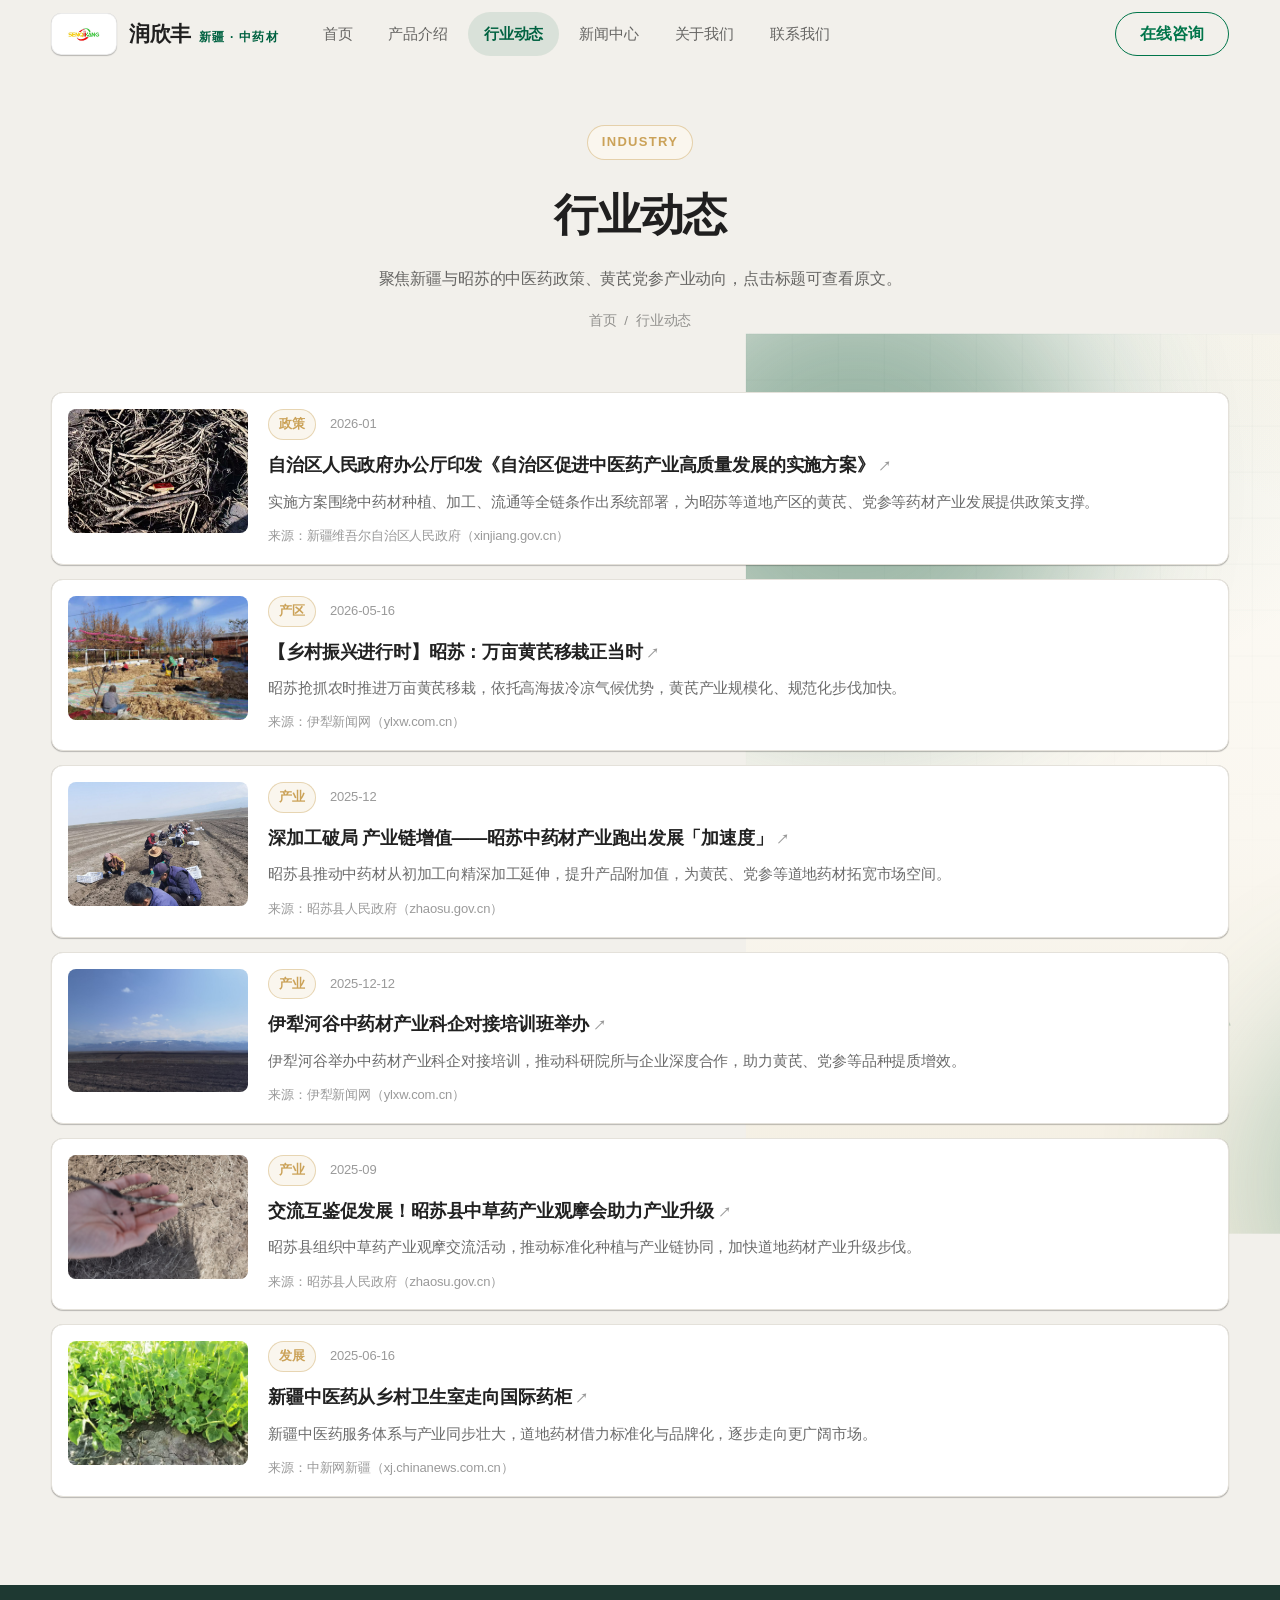
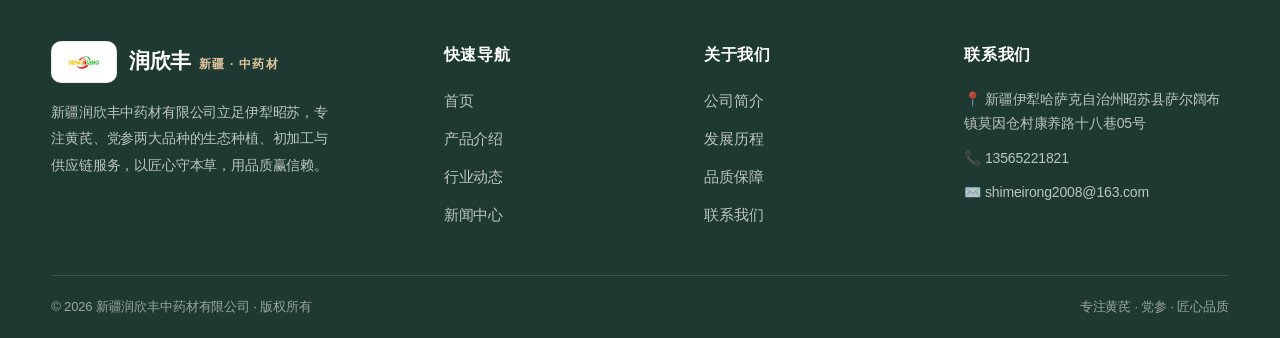
<file: industry.html>
<!DOCTYPE html>
<html lang="zh-CN">
<head>
  <meta charset="UTF-8">
  <meta name="viewport" content="width=device-width, initial-scale=1.0">
  <title>行业动态 · 新疆润欣丰</title>
  <meta name="description" content="新疆中药材行业动态：自治区中医药政策、昭苏黄芪产业、伊犁中药材发展等最新资讯（均来自新疆官方来源）。">
  <link rel="icon" type="image/png" href="assets/images/favicon.png">
  <link rel="stylesheet" href="assets/css/style.css">
</head>
<body>
  <div class="aurora" aria-hidden="true">
    <div class="aurora__orb aurora__orb--blue"></div>
    <div class="aurora__orb aurora__orb--violet"></div>
    <div class="aurora__orb aurora__orb--cyan"></div>
    <div class="aurora__grid"></div>
  </div>

  <header class="nav">
    <div class="container nav__inner">
      <a class="brand" href="index.html">
        <img class="brand__logo" src="assets/images/logo.png" alt="新疆润欣丰">
        <span class="brand__text">润欣丰<small>新疆 · 中药材</small></span>
      </a>
      <nav class="nav__links" id="navLinks">
        <a href="index.html">首页</a>
        <a href="products.html">产品介绍</a>
        <a href="industry.html" class="active">行业动态</a>
        <a href="news.html">新闻中心</a>
        <a href="about.html">关于我们</a>
        <a href="contact.html">联系我们</a>
      </nav>
      <div class="nav__actions">
        <a class="btn btn--ghost" href="contact.html">在线咨询</a>
        <button class="nav__toggle" id="navToggle" aria-label="菜单"><span></span><span></span><span></span></button>
      </div>
    </div>
  </header>

  <main>
    <section class="page-head">
      <div class="container">
        <span class="tag">INDUSTRY</span>
        <h1>行业动态</h1>
        <p>聚焦新疆与昭苏的中医药政策、黄芪党参产业动向，点击标题可查看原文。</p>
        <div class="breadcrumb"><a href="index.html">首页</a><span>/</span><span>行业动态</span></div>
      </div>
    </section>

    <section class="section" style="padding-top:20px">
      <div class="container">
        <div class="list">
          <article class="list-item reveal">
            <div class="list-item__media"><img src="assets/images/news-01.jpg" alt="新疆中医药政策"></div>
            <div class="list-item__body">
              <div class="meta"><span class="chip">政策</span><span>2026-01</span></div>
              <h3><a href="https://www.xinjiang.gov.cn/xinjiang/zfgbml/202601/619e8a39afd04103a2b02fd3ee8a316a.shtml" target="_blank" rel="noopener">自治区人民政府办公厅印发《自治区促进中医药产业高质量发展的实施方案》</a></h3>
              <p>实施方案围绕中药材种植、加工、流通等全链条作出系统部署，为昭苏等道地产区的黄芪、党参等药材产业发展提供政策支撑。</p>
              <span class="date">来源：新疆维吾尔自治区人民政府（xinjiang.gov.cn）</span>
            </div>
          </article>
          <article class="list-item reveal d1">
            <div class="list-item__media"><img src="assets/images/news-02.jpg" alt="昭苏黄芪移栽"></div>
            <div class="list-item__body">
              <div class="meta"><span class="chip">产区</span><span>2026-05-16</span></div>
              <h3><a href="https://www.ylxw.com.cn/shehuiminsheng/2026-05-16/1319924.html" target="_blank" rel="noopener">【乡村振兴进行时】昭苏：万亩黄芪移栽正当时</a></h3>
              <p>昭苏抢抓农时推进万亩黄芪移栽，依托高海拔冷凉气候优势，黄芪产业规模化、规范化步伐加快。</p>
              <span class="date">来源：伊犁新闻网（ylxw.com.cn）</span>
            </div>
          </article>
          <article class="list-item reveal d2">
            <div class="list-item__media"><img src="assets/images/news-03.jpg" alt="昭苏中药材产业"></div>
            <div class="list-item__body">
              <div class="meta"><span class="chip">产业</span><span>2025-12</span></div>
              <h3><a href="http://www.zhaosu.gov.cn/zsx/c113806/202512/14b967f7da854822861c8e258245d37f.shtml" target="_blank" rel="noopener">深加工破局 产业链增值——昭苏中药材产业跑出发展「加速度」</a></h3>
              <p>昭苏县推动中药材从初加工向精深加工延伸，提升产品附加值，为黄芪、党参等道地药材拓宽市场空间。</p>
              <span class="date">来源：昭苏县人民政府（zhaosu.gov.cn）</span>
            </div>
          </article>
          <article class="list-item reveal">
            <div class="list-item__media"><img src="assets/images/news-04.jpg" alt="伊犁中药材培训"></div>
            <div class="list-item__body">
              <div class="meta"><span class="chip">产业</span><span>2025-12-12</span></div>
              <h3><a href="https://www.ylxw.com.cn/kejiaowenwei/2025-12-12/1294403.html" target="_blank" rel="noopener">伊犁河谷中药材产业科企对接培训班举办</a></h3>
              <p>伊犁河谷举办中药材产业科企对接培训，推动科研院所与企业深度合作，助力黄芪、党参等品种提质增效。</p>
              <span class="date">来源：伊犁新闻网（ylxw.com.cn）</span>
            </div>
          </article>
          <article class="list-item reveal d1">
            <div class="list-item__media"><img src="assets/images/news-05.jpg" alt="昭苏中草药观摩会"></div>
            <div class="list-item__body">
              <div class="meta"><span class="chip">产业</span><span>2025-09</span></div>
              <h3><a href="https://www.zhaosu.gov.cn/zsx/c113806/202509/f4602f5c01fc413a88b9ea3b303d7ee0.shtml" target="_blank" rel="noopener">交流互鉴促发展！昭苏县中草药产业观摩会助力产业升级</a></h3>
              <p>昭苏县组织中草药产业观摩交流活动，推动标准化种植与产业链协同，加快道地药材产业升级步伐。</p>
              <span class="date">来源：昭苏县人民政府（zhaosu.gov.cn）</span>
            </div>
          </article>
          <article class="list-item reveal d2">
            <div class="list-item__media"><img src="assets/images/news-06.jpg" alt="新疆中医药发展"></div>
            <div class="list-item__body">
              <div class="meta"><span class="chip">发展</span><span>2025-06-16</span></div>
              <h3><a href="http://www.xj.chinanews.com.cn/xinjiang/2025-06-16/detail-ihesnvvf1280600.shtml" target="_blank" rel="noopener">新疆中医药从乡村卫生室走向国际药柜</a></h3>
              <p>新疆中医药服务体系与产业同步壮大，道地药材借力标准化与品牌化，逐步走向更广阔市场。</p>
              <span class="date">来源：中新网新疆（xj.chinanews.com.cn）</span>
            </div>
          </article>
        </div>
      </div>
    </section>
  </main>

  <footer class="footer">
    <div class="container">
      <div class="footer__inner">
        <div>
          <a class="brand" href="index.html">
            <img class="brand__logo" src="assets/images/logo.png" alt="新疆润欣丰">
            <span class="brand__text">润欣丰<small>新疆 · 中药材</small></span>
          </a>
          <p class="about">新疆润欣丰中药材有限公司立足伊犁昭苏，专注黄芪、党参两大品种的生态种植、初加工与供应链服务，以匠心守本草，用品质赢信赖。</p>
        </div>
        <div class="footer__col">
          <h4>快速导航</h4>
          <ul><li><a href="index.html">首页</a></li><li><a href="products.html">产品介绍</a></li><li><a href="industry.html">行业动态</a></li><li><a href="news.html">新闻中心</a></li></ul>
        </div>
        <div class="footer__col">
          <h4>关于我们</h4>
          <ul><li><a href="about.html">公司简介</a></li><li><a href="about.html#history">发展历程</a></li><li><a href="about.html#quality">品质保障</a></li><li><a href="contact.html">联系我们</a></li></ul>
        </div>
        <div class="footer__col">
          <h4>联系我们</h4>
          <ul class="footer__contact">
            <li>📍 新疆伊犁哈萨克自治州昭苏县萨尔阔布镇莫因仓村康养路十八巷05号</li>
            <li>📞 13565221821</li>
            <li>✉️ shimeirong2008@163.com</li>
          </ul>
        </div>
      </div>
      <div class="footer__bottom">
        <span>© <span data-year></span> 新疆润欣丰中药材有限公司 · 版权所有</span>
        <span>专注黄芪 · 党参 · 匠心品质</span>
      </div>
    </div>
  </footer>

  <button class="toTop" id="toTop" aria-label="回到顶部">↑</button>
  <div class="toast" id="toast"></div>
  <script src="assets/js/main.js"></script>
</body>
</html>
</file>
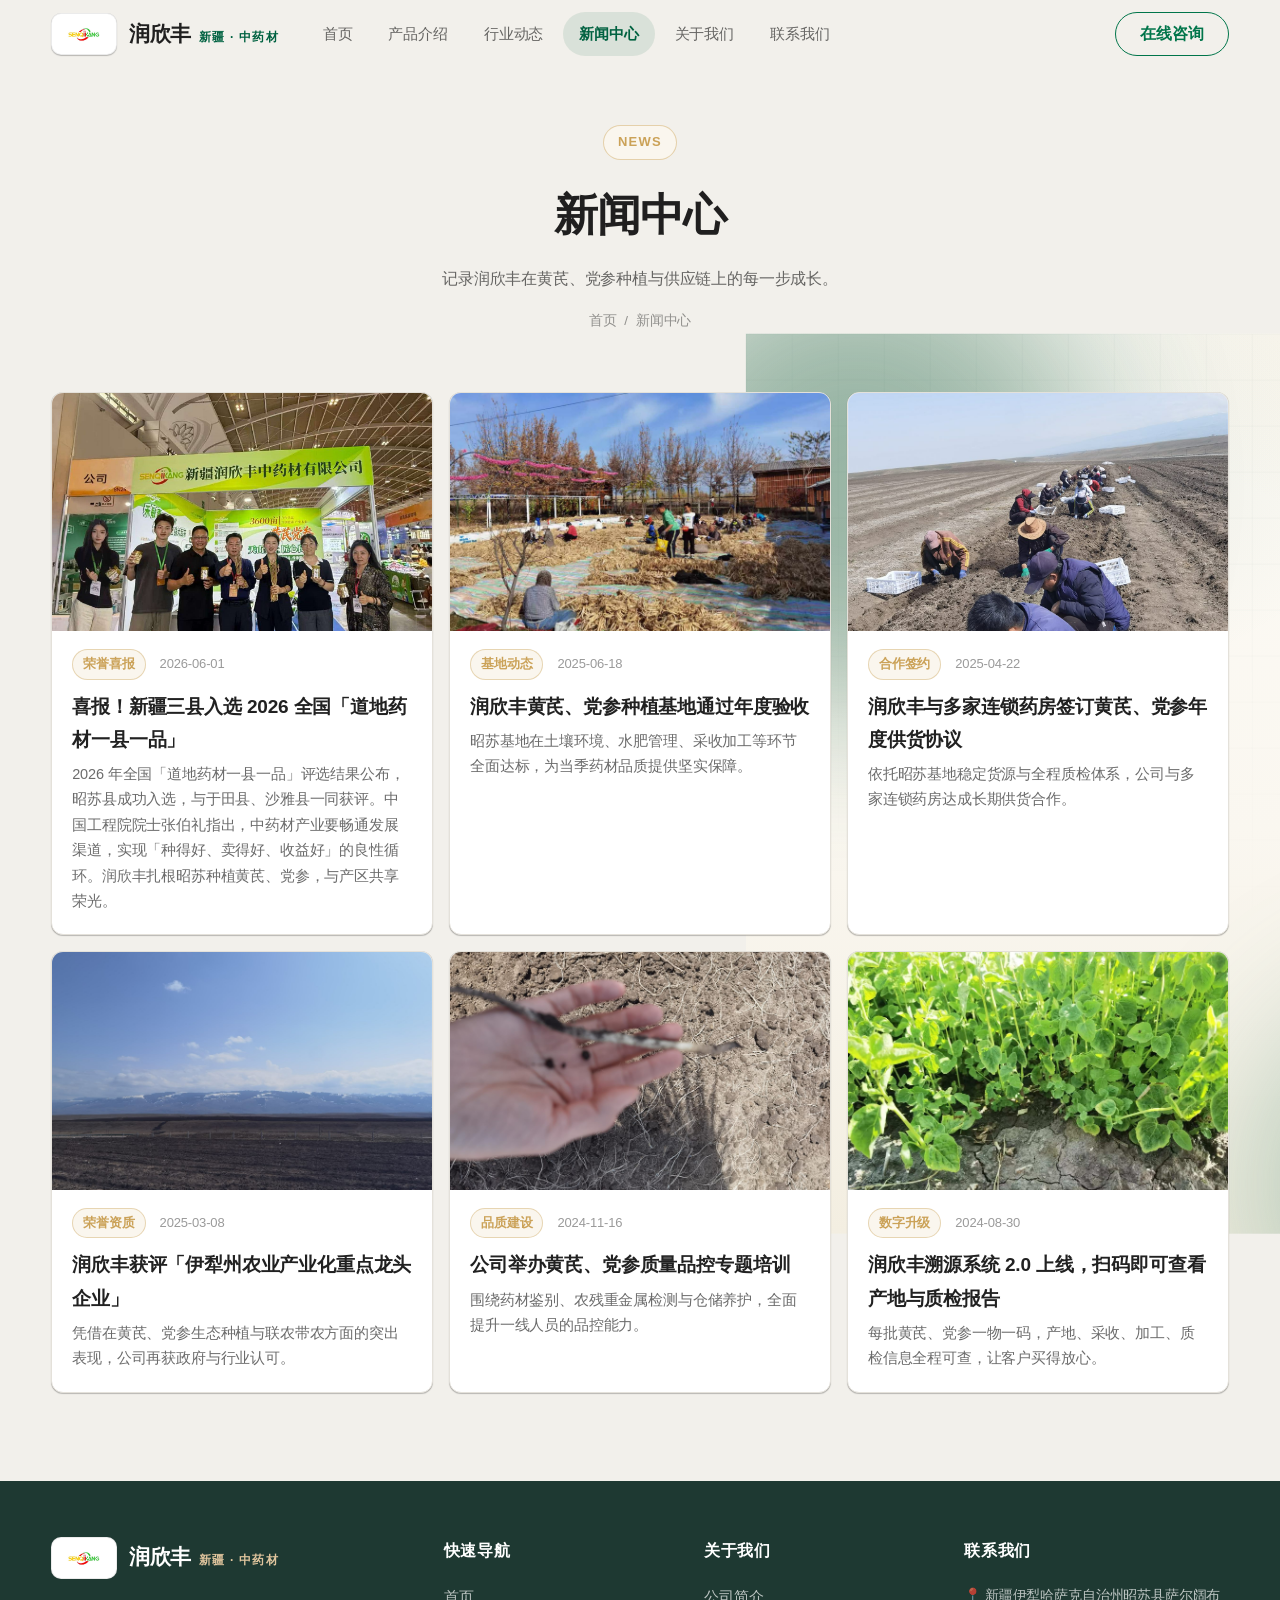
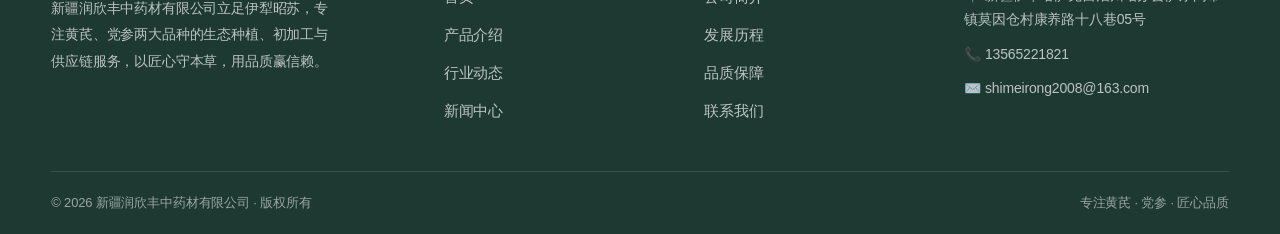
<file: news.html>
<!DOCTYPE html>
<html lang="zh-CN">
<head>
  <meta charset="UTF-8">
  <meta name="viewport" content="width=device-width, initial-scale=1.0">
  <title>新闻中心 · 新疆润欣丰</title>
  <meta name="description" content="新疆润欣丰中药材有限公司新闻中心：昭苏入选全国道地药材一县一品、黄芪党参基地动态、品质建设与荣誉资质。">
  <link rel="icon" type="image/png" href="assets/images/favicon.png">
  <link rel="stylesheet" href="assets/css/style.css">
</head>
<body>
  <div class="aurora" aria-hidden="true">
    <div class="aurora__orb aurora__orb--blue"></div>
    <div class="aurora__orb aurora__orb--violet"></div>
    <div class="aurora__orb aurora__orb--cyan"></div>
    <div class="aurora__grid"></div>
  </div>

  <header class="nav">
    <div class="container nav__inner">
      <a class="brand" href="index.html">
        <img class="brand__logo" src="assets/images/logo.png" alt="新疆润欣丰">
        <span class="brand__text">润欣丰<small>新疆 · 中药材</small></span>
      </a>
      <nav class="nav__links" id="navLinks">
        <a href="index.html">首页</a>
        <a href="products.html">产品介绍</a>
        <a href="industry.html">行业动态</a>
        <a href="news.html" class="active">新闻中心</a>
        <a href="about.html">关于我们</a>
        <a href="contact.html">联系我们</a>
      </nav>
      <div class="nav__actions">
        <a class="btn btn--ghost" href="contact.html">在线咨询</a>
        <button class="nav__toggle" id="navToggle" aria-label="菜单"><span></span><span></span><span></span></button>
      </div>
    </div>
  </header>

  <main>
    <section class="page-head">
      <div class="container">
        <span class="tag">NEWS</span>
        <h1>新闻中心</h1>
        <p>记录润欣丰在黄芪、党参种植与供应链上的每一步成长。</p>
        <div class="breadcrumb"><a href="index.html">首页</a><span>/</span><span>新闻中心</span></div>
      </div>
    </section>

    <section class="section" style="padding-top:20px">
      <div class="container">
        <div class="news-grid">
          <article class="card reveal">
            <div class="card__media"><img src="assets/images/kunming.jpg" alt="昆明展会"></div>
            <div class="card__body">
              <div class="meta"><span class="chip">荣誉喜报</span><span>2026-06-01</span></div>
              <h3><a href="https://mp.weixin.qq.com/s/fhswH3NgNcUX4-sThM-Www" target="_blank" rel="noopener">喜报！新疆三县入选 2026 全国「道地药材一县一品」</a></h3>
              <p>2026 年全国「道地药材一县一品」评选结果公布，昭苏县成功入选，与于田县、沙雅县一同获评。中国工程院院士张伯礼指出，中药材产业要畅通发展渠道，实现「种得好、卖得好、收益好」的良性循环。润欣丰扎根昭苏种植黄芪、党参，与产区共享荣光。</p>
            </div>
          </article>
          <article class="card reveal d1">
            <div class="card__media"><img src="assets/images/news-02.jpg" alt="基地验收"></div>
            <div class="card__body">
              <div class="meta"><span class="chip">基地动态</span><span>2025-06-18</span></div>
              <h3>润欣丰黄芪、党参种植基地通过年度验收</h3>
              <p>昭苏基地在土壤环境、水肥管理、采收加工等环节全面达标，为当季药材品质提供坚实保障。</p>
            </div>
          </article>
          <article class="card reveal d2">
            <div class="card__media"><img src="assets/images/news-03.jpg" alt="供货协议"></div>
            <div class="card__body">
              <div class="meta"><span class="chip">合作签约</span><span>2025-04-22</span></div>
              <h3>润欣丰与多家连锁药房签订黄芪、党参年度供货协议</h3>
              <p>依托昭苏基地稳定货源与全程质检体系，公司与多家连锁药房达成长期供货合作。</p>
            </div>
          </article>
          <article class="card reveal">
            <div class="card__media"><img src="assets/images/news-04.jpg" alt="龙头企业"></div>
            <div class="card__body">
              <div class="meta"><span class="chip">荣誉资质</span><span>2025-03-08</span></div>
              <h3>润欣丰获评「伊犁州农业产业化重点龙头企业」</h3>
              <p>凭借在黄芪、党参生态种植与联农带农方面的突出表现，公司再获政府与行业认可。</p>
            </div>
          </article>
          <article class="card reveal d1">
            <div class="card__media"><img src="assets/images/news-05.jpg" alt="品控培训"></div>
            <div class="card__body">
              <div class="meta"><span class="chip">品质建设</span><span>2024-11-16</span></div>
              <h3>公司举办黄芪、党参质量品控专题培训</h3>
              <p>围绕药材鉴别、农残重金属检测与仓储养护，全面提升一线人员的品控能力。</p>
            </div>
          </article>
          <article class="card reveal d2">
            <div class="card__media"><img src="assets/images/news-06.jpg" alt="溯源系统"></div>
            <div class="card__body">
              <div class="meta"><span class="chip">数字升级</span><span>2024-08-30</span></div>
              <h3>润欣丰溯源系统 2.0 上线，扫码即可查看产地与质检报告</h3>
              <p>每批黄芪、党参一物一码，产地、采收、加工、质检信息全程可查，让客户买得放心。</p>
            </div>
          </article>
        </div>
      </div>
    </section>
  </main>

  <footer class="footer">
    <div class="container">
      <div class="footer__inner">
        <div>
          <a class="brand" href="index.html">
            <img class="brand__logo" src="assets/images/logo.png" alt="新疆润欣丰">
            <span class="brand__text">润欣丰<small>新疆 · 中药材</small></span>
          </a>
          <p class="about">新疆润欣丰中药材有限公司立足伊犁昭苏，专注黄芪、党参两大品种的生态种植、初加工与供应链服务，以匠心守本草，用品质赢信赖。</p>
        </div>
        <div class="footer__col">
          <h4>快速导航</h4>
          <ul><li><a href="index.html">首页</a></li><li><a href="products.html">产品介绍</a></li><li><a href="industry.html">行业动态</a></li><li><a href="news.html">新闻中心</a></li></ul>
        </div>
        <div class="footer__col">
          <h4>关于我们</h4>
          <ul><li><a href="about.html">公司简介</a></li><li><a href="about.html#history">发展历程</a></li><li><a href="about.html#quality">品质保障</a></li><li><a href="contact.html">联系我们</a></li></ul>
        </div>
        <div class="footer__col">
          <h4>联系我们</h4>
          <ul class="footer__contact">
            <li>📍 新疆伊犁哈萨克自治州昭苏县萨尔阔布镇莫因仓村康养路十八巷05号</li>
            <li>📞 13565221821</li>
            <li>✉️ shimeirong2008@163.com</li>
          </ul>
        </div>
      </div>
      <div class="footer__bottom">
        <span>© <span data-year></span> 新疆润欣丰中药材有限公司 · 版权所有</span>
        <span>专注黄芪 · 党参 · 匠心品质</span>
      </div>
    </div>
  </footer>

  <button class="toTop" id="toTop" aria-label="回到顶部">↑</button>
  <div class="toast" id="toast"></div>
  <script src="assets/js/main.js"></script>
</body>
</html>
</file>
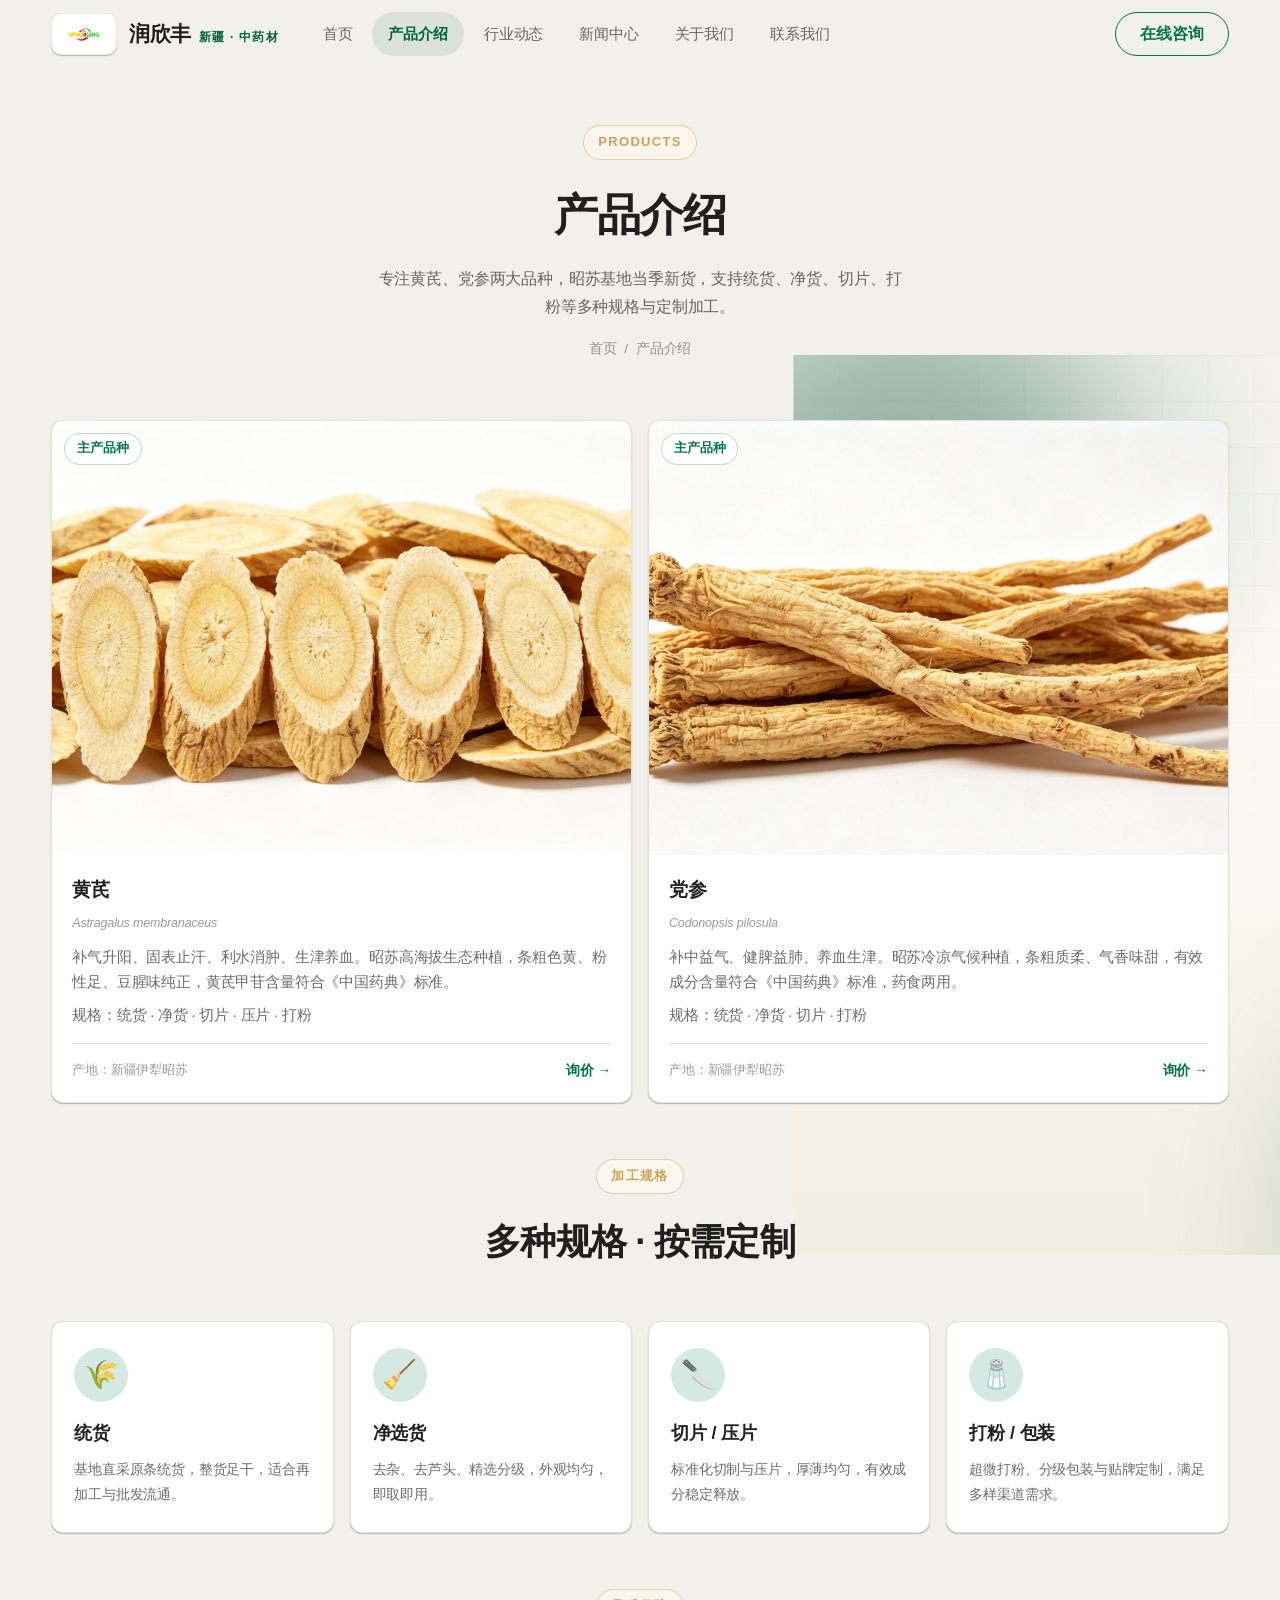
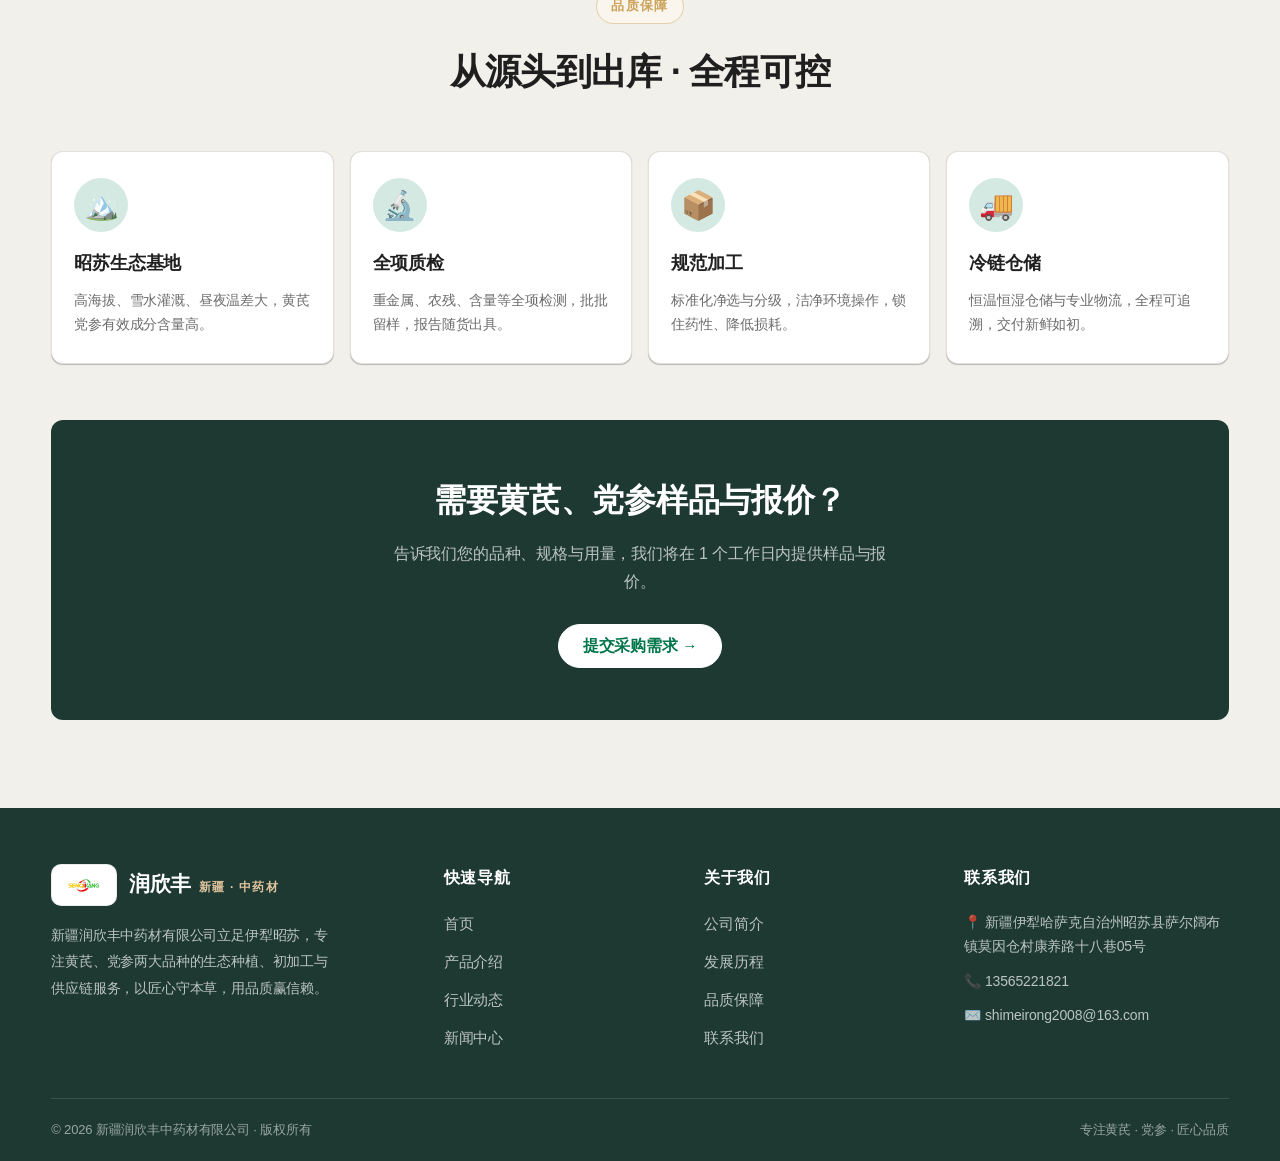
<file: products.html>
<!DOCTYPE html>
<html lang="zh-CN">
<head>
  <meta charset="UTF-8">
  <meta name="viewport" content="width=device-width, initial-scale=1.0">
  <title>产品介绍 · 新疆润欣丰</title>
  <meta name="description" content="新疆润欣丰中药材有限公司产品介绍：昭苏基地黄芪、党参两大品种，支持统货、净货、切片、打粉等规格与定制加工。">
  <link rel="icon" type="image/png" href="assets/images/favicon.png">
  <link rel="stylesheet" href="assets/css/style.css">
</head>
<body>
  <div class="aurora" aria-hidden="true">
    <div class="aurora__orb aurora__orb--blue"></div>
    <div class="aurora__orb aurora__orb--violet"></div>
    <div class="aurora__orb aurora__orb--cyan"></div>
    <div class="aurora__grid"></div>
  </div>

  <header class="nav">
    <div class="container nav__inner">
      <a class="brand" href="index.html">
        <img class="brand__logo" src="assets/images/logo.png" alt="新疆润欣丰">
        <span class="brand__text">润欣丰<small>新疆 · 中药材</small></span>
      </a>
      <nav class="nav__links" id="navLinks">
        <a href="index.html">首页</a>
        <a href="products.html" class="active">产品介绍</a>
        <a href="industry.html">行业动态</a>
        <a href="news.html">新闻中心</a>
        <a href="about.html">关于我们</a>
        <a href="contact.html">联系我们</a>
      </nav>
      <div class="nav__actions">
        <a class="btn btn--ghost" href="contact.html">在线咨询</a>
        <button class="nav__toggle" id="navToggle" aria-label="菜单"><span></span><span></span><span></span></button>
      </div>
    </div>
  </header>

  <main>
    <section class="page-head">
      <div class="container">
        <span class="tag">PRODUCTS</span>
        <h1>产品介绍</h1>
        <p>专注黄芪、党参两大品种，昭苏基地当季新货，支持统货、净货、切片、打粉等多种规格与定制加工。</p>
        <div class="breadcrumb"><a href="index.html">首页</a><span>/</span><span>产品介绍</span></div>
      </div>
    </section>

    <section class="section" style="padding-top:20px">
      <div class="container">
        <div class="products products--two">
          <article class="card reveal">
            <div class="card__media"><span class="card__tag">主产品种</span><img src="assets/images/product-01.jpg" alt="黄芪"></div>
            <div class="card__body">
              <h3>黄芪</h3>
              <div class="latin">Astragalus membranaceus</div>
              <p>补气升阳、固表止汗、利水消肿、生津养血。昭苏高海拔生态种植，条粗色黄、粉性足、豆腥味纯正，黄芪甲苷含量符合《中国药典》标准。</p>
              <p style="margin-top:8px">规格：统货 · 净货 · 切片 · 压片 · 打粉</p>
              <div class="card__foot"><span>产地：新疆伊犁昭苏</span><a class="link" href="contact.html">询价 →</a></div>
            </div>
          </article>
          <article class="card reveal d1">
            <div class="card__media"><span class="card__tag">主产品种</span><img src="assets/images/product-02.jpg" alt="党参"></div>
            <div class="card__body">
              <h3>党参</h3>
              <div class="latin">Codonopsis pilosula</div>
              <p>补中益气、健脾益肺、养血生津。昭苏冷凉气候种植，条粗质柔、气香味甜，有效成分含量符合《中国药典》标准，药食两用。</p>
              <p style="margin-top:8px">规格：统货 · 净货 · 切片 · 打粉</p>
              <div class="card__foot"><span>产地：新疆伊犁昭苏</span><a class="link" href="contact.html">询价 →</a></div>
            </div>
          </article>
        </div>
      </div>
    </section>

    <!-- 加工规格 -->
    <section class="section" style="padding-top:0">
      <div class="container">
        <div class="sec-head reveal">
          <span class="tag">加工规格</span>
          <h2>多种规格 · 按需定制</h2>
        </div>
        <div class="features">
          <div class="feature reveal"><div class="feature__ico">🌾</div><h3>统货</h3><p>基地直采原条统货，整货足干，适合再加工与批发流通。</p></div>
          <div class="feature reveal d1"><div class="feature__ico">🧹</div><h3>净选货</h3><p>去杂、去芦头、精选分级，外观均匀，即取即用。</p></div>
          <div class="feature reveal d2"><div class="feature__ico">🔪</div><h3>切片 / 压片</h3><p>标准化切制与压片，厚薄均匀，有效成分稳定释放。</p></div>
          <div class="feature reveal d3"><div class="feature__ico">🧂</div><h3>打粉 / 包装</h3><p>超微打粉、分级包装与贴牌定制，满足多样渠道需求。</p></div>
        </div>
      </div>
    </section>

    <!-- 品质保障 -->
    <section class="section" style="padding-top:0">
      <div class="container">
        <div class="sec-head reveal">
          <span class="tag">品质保障</span>
          <h2>从源头到出库 · 全程可控</h2>
        </div>
        <div class="features">
          <div class="feature reveal"><div class="feature__ico">🏔️</div><h3>昭苏生态基地</h3><p>高海拔、雪水灌溉、昼夜温差大，黄芪党参有效成分含量高。</p></div>
          <div class="feature reveal d1"><div class="feature__ico">🔬</div><h3>全项质检</h3><p>重金属、农残、含量等全项检测，批批留样，报告随货出具。</p></div>
          <div class="feature reveal d2"><div class="feature__ico">📦</div><h3>规范加工</h3><p>标准化净选与分级，洁净环境操作，锁住药性、降低损耗。</p></div>
          <div class="feature reveal d3"><div class="feature__ico">🚚</div><h3>冷链仓储</h3><p>恒温恒湿仓储与专业物流，全程可追溯，交付新鲜如初。</p></div>
        </div>
      </div>
    </section>

    <section class="section" style="padding-top:0">
      <div class="container">
        <div class="cta reveal">
          <h2>需要黄芪、党参样品与报价？</h2>
          <p>告诉我们您的品种、规格与用量，我们将在 1 个工作日内提供样品与报价。</p>
          <a class="btn btn--white" href="contact.html">提交采购需求 →</a>
        </div>
      </div>
    </section>
  </main>

  <footer class="footer">
    <div class="container">
      <div class="footer__inner">
        <div>
          <a class="brand" href="index.html">
            <img class="brand__logo" src="assets/images/logo.png" alt="新疆润欣丰">
            <span class="brand__text">润欣丰<small>新疆 · 中药材</small></span>
          </a>
          <p class="about">新疆润欣丰中药材有限公司立足伊犁昭苏，专注黄芪、党参两大品种的生态种植、初加工与供应链服务，以匠心守本草，用品质赢信赖。</p>
        </div>
        <div class="footer__col">
          <h4>快速导航</h4>
          <ul><li><a href="index.html">首页</a></li><li><a href="products.html">产品介绍</a></li><li><a href="industry.html">行业动态</a></li><li><a href="news.html">新闻中心</a></li></ul>
        </div>
        <div class="footer__col">
          <h4>关于我们</h4>
          <ul><li><a href="about.html">公司简介</a></li><li><a href="about.html#history">发展历程</a></li><li><a href="about.html#quality">品质保障</a></li><li><a href="contact.html">联系我们</a></li></ul>
        </div>
        <div class="footer__col">
          <h4>联系我们</h4>
          <ul class="footer__contact">
            <li>📍 新疆伊犁哈萨克自治州昭苏县萨尔阔布镇莫因仓村康养路十八巷05号</li>
            <li>📞 13565221821</li>
            <li>✉️ shimeirong2008@163.com</li>
          </ul>
        </div>
      </div>
      <div class="footer__bottom">
        <span>© <span data-year></span> 新疆润欣丰中药材有限公司 · 版权所有</span>
        <span>专注黄芪 · 党参 · 匠心品质</span>
      </div>
    </div>
  </footer>

  <button class="toTop" id="toTop" aria-label="回到顶部">↑</button>
  <div class="toast" id="toast"></div>
  <script src="assets/js/main.js"></script>
</body>
</html>
</file>
<file: assets/css/style.css>
/* ============================================================
   新疆润欣丰 · 官网样式
   设计规范：DESIGN.md（基于 awesome-design-md / Starbucks 体系）
   纯色块 · 四阶绿 #006241/#00754A/#1E3932/#2b5148 · 金 #cba258 仅尊享点缀
   暖米白画布 #f2f0eb · 无渐变 · 50px 全胶囊按钮 · 12px 卡片 · 轻叠影
   ============================================================ */

:root {
  --green: #006241;         /* 品牌绿：标题/主标识 */
  --accent: #00754A;        /* 强调绿：CTA 按钮 */
  --house: #1E3932;         /* 深墨绿：深色带/页脚 */
  --uplift: #2b5148;        /* 装饰中深绿 */
  --green-light: #d4e9e2;   /* 浅薄荷：校验/浅色面 */
  --gold: #cba258;          /* 金：仅尊享/精选点缀 */
  --gold-light: #dfc49d;
  --gold-wash: #faf6ee;
  --ink: rgba(0, 0, 0, 0.87);       /* 主文字 */
  --ink-2: rgba(0, 0, 0, 0.58);     /* 次文字 */
  --ink-3: rgba(0, 0, 0, 0.40);     /* 弱文字 */
  --bg: #f2f0eb;                    /* 暖米白画布 */
  --ceramic: #edebe9;               /* 陶瓷米色分区 */
  --card: #ffffff;
  --line: #e4e1da;
  --radius: 12px;                   /* 卡片/容器 */
  --radius-lg: 12px;
  --shadow-card: 0 0 0.5px rgba(0, 0, 0, 0.14), 0 1px 1px rgba(0, 0, 0, 0.24);
  --shadow-nav: 0 1px 3px rgba(0, 0, 0, 0.1), 0 2px 2px rgba(0, 0, 0, 0.06), 0 0 2px rgba(0, 0, 0, 0.07);
  --shadow-lift: 0 0 0.5px rgba(0, 0, 0, 0.14), 0 6px 12px rgba(0, 0, 0, 0.10);
  --font: "PingFang SC", "Microsoft YaHei", "Helvetica Neue", Helvetica, Arial, sans-serif;
  --ease: cubic-bezier(.25, .46, .45, .94);
}

* { margin: 0; padding: 0; box-sizing: border-box; }
html { scroll-behavior: smooth; -webkit-text-size-adjust: 100%; }
body {
  font-family: var(--font);
  color: var(--ink);
  background: var(--bg);
  line-height: 1.75;
  letter-spacing: -0.01em;
  overflow-x: hidden;
  min-height: 100vh;
}
img { max-width: 100%; display: block; }
a { color: inherit; text-decoration: none; }
ul { list-style: none; }
button { font-family: inherit; cursor: pointer; border: none; background: none; }
.container { width: min(1180px, 92%); margin-inline: auto; }
.section { padding: 56px 0; position: relative; }

/* ---------- 画布（原版：金色光晕 + 光网网格） ---------- */
.aurora {
  position: fixed; inset: 0; z-index: -2; overflow: hidden;
  background:
    radial-gradient(1200px 600px at 80% -10%, rgba(201, 151, 63, .16), transparent 60%),
    radial-gradient(900px 500px at 10% 10%, rgba(46, 107, 79, .12), transparent 60%),
    linear-gradient(180deg, #FDFBF6 0%, #FAF7F0 55%, #F3EEE1 100%);
}
.aurora__grid {
  position: absolute; inset: 0; opacity: .5;
  background-image:
    linear-gradient(rgba(30, 74, 60, .05) 1px, transparent 1px),
    linear-gradient(90deg, rgba(30, 74, 60, .05) 1px, transparent 1px);
  background-size: 46px 46px;
  -webkit-mask-image: radial-gradient(ellipse 90% 70% at 50% 0%, #000 40%, transparent 100%);
          mask-image: radial-gradient(ellipse 90% 70% at 50% 0%, #000 40%, transparent 100%);
}
.aurora__orb { position: absolute; border-radius: 50%; filter: blur(80px); opacity: .42; }
.aurora__orb--blue  { width: 460px; height: 460px; left: -120px; top: -80px; background: #2E6B4F; animation: float1 14s var(--ease) infinite; }
.aurora__orb--violet{ width: 520px; height: 520px; right: -160px; top: 8%; background: #C9973F; animation: float2 18s var(--ease) infinite; }
.aurora__orb--cyan  { width: 380px; height: 380px; left: 40%; bottom: -140px; background: #4E8C72; animation: float3 20s var(--ease) infinite; }
@keyframes float1 { 50% { transform: translate(40px, 60px) scale(1.08); } }
@keyframes float2 { 50% { transform: translate(-50px, 40px) scale(1.12); } }
@keyframes float3 { 50% { transform: translate(30px, -50px) scale(1.05); } }

/* ---------- 导航 ---------- */
.nav {
  position: sticky; top: 0; z-index: 50;
  transition: background .3s, box-shadow .3s, border-color .3s;
  border-bottom: 1px solid transparent;
}
.nav.scrolled {
  background: rgba(255, 255, 255, .94);
  border-bottom-color: var(--line);
  box-shadow: var(--shadow-nav);
}
.nav__inner { display: flex; align-items: center; gap: 20px; height: 68px; }
.brand { display: flex; align-items: center; gap: 12px; flex-shrink: 0; }
.brand__logo {
  height: 42px; width: auto; display: block;
  background: #fff; border: 1px solid rgba(0, 0, 0, .08);
  border-radius: 10px; padding: 4px 7px;
  box-shadow: var(--shadow-card);
}
.brand__text { font-size: 21px; font-weight: 800; letter-spacing: -0.01em; display: flex; align-items: baseline; gap: 8px; }
.brand__text small { font-size: 12px; font-weight: 600; color: var(--green); letter-spacing: 0.1em; }
.nav__links { display: flex; gap: 4px; margin-left: 8px; }
.nav__links a {
  padding: 9px 16px; border-radius: 50px; font-size: 15px; font-weight: 500;
  color: var(--ink-2); transition: color .2s, background .2s; white-space: nowrap;
}
.nav__links a:hover { color: var(--green); background: rgba(0, 98, 65, .07); }
.nav__links a.active { color: var(--green); background: rgba(0, 98, 65, .10); font-weight: 600; }
.nav__actions { margin-left: auto; display: flex; align-items: center; gap: 12px; }
.nav__toggle { display: none; width: 42px; height: 42px; border-radius: 12px; border: 1px solid var(--line); background: #fff; }
.nav__toggle span { display: block; width: 18px; height: 2px; background: var(--ink); margin: 4px auto; border-radius: 2px; transition: .3s; }
.nav__toggle.open span:nth-child(1) { transform: translateY(6px) rotate(45deg); }
.nav__toggle.open span:nth-child(2) { opacity: 0; }
.nav__toggle.open span:nth-child(3) { transform: translateY(-6px) rotate(-45deg); }

/* ---------- 按钮（50px 全胶囊 + scale(0.95) 按压缩放） ---------- */
.btn {
  display: inline-flex; align-items: center; justify-content: center; gap: 8px;
  padding: 7px 24px; min-height: 44px; border-radius: 50px; font-size: 15.5px; font-weight: 600;
  letter-spacing: -0.01em; white-space: nowrap;
  transition: transform .2s ease, box-shadow .2s, background .2s, color .2s, border-color .2s;
}
.btn:active { transform: scale(0.95); }
.btn--primary { background: var(--accent); color: #ffffff; border: 1px solid var(--accent); }
.btn--primary:hover { background: var(--green); border-color: var(--green); transform: translateY(-1px); }
.btn--ghost { background: transparent; border: 1px solid var(--accent); color: var(--accent); }
.btn--ghost:hover { background: rgba(0, 117, 74, .06); }
.btn--white { background: #ffffff; color: var(--accent); border: 1px solid #ffffff; }
.btn--white:hover { transform: translateY(-1px); }
.btn--onDark { background: transparent; border: 1px solid rgba(255, 255, 255, .8); color: #ffffff; }
.btn--onDark:hover { background: rgba(255, 255, 255, .1); }

/* ---------- Hero ---------- */
.hero { position: relative; padding: 72px 0 96px; }
.hero__inner { display: flex; flex-direction: column; align-items: center; gap: 48px; }
.hero__copy { text-align: center; max-width: 800px; }
.hero__eyebrow {
  display: inline-flex; align-items: center; gap: 8px; padding: 6px 16px;
  border-radius: 50px; background: var(--gold-wash); color: var(--gold);
  border: 1px solid rgba(203, 162, 88, .5);
  font-size: 13px; font-weight: 700; letter-spacing: 0.1em; margin-bottom: 24px;
}
.hero__eyebrow::before { content: "✦"; font-size: 12px; }
.hero h1 { font-size: clamp(36px, 5.2vw, 58px); line-height: 1.2; font-weight: 800; letter-spacing: -0.02em; }
.hero h1 .grad { color: var(--green); }
.hero__sub { margin: 22px auto 32px; color: var(--ink-2); font-size: 19px; max-width: 56ch; }
.hero__cta { display: flex; gap: 14px; flex-wrap: wrap; justify-content: center; }
.hero__trust { display: flex; gap: 40px; margin-top: 42px; flex-wrap: wrap; justify-content: center; }
.hero__trust div b { display: block; font-size: 20px; font-weight: 800; color: var(--green); }
.hero__trust div span { font-size: 13.5px; color: var(--ink-2); }

.hero__media { position: relative; width: min(900px, 100%); }
.hero__frame {
  position: relative; border-radius: var(--radius); overflow: hidden;
  aspect-ratio: 21 / 10; box-shadow: var(--shadow-card); border: 1px solid rgba(0, 0, 0, .06);
  background: var(--ceramic);
}
.hero__frame img { width: 100%; height: 100%; object-fit: cover; position: absolute; inset: 0; opacity: 0; transition: opacity .3s ease-in; }
.hero__frame img.active { opacity: 1; }
.hero__dots { position: absolute; bottom: 14px; left: 50%; transform: translateX(-50%); display: flex; gap: 8px; z-index: 3; }
.hero__dots button { width: 8px; height: 8px; border-radius: 50%; background: rgba(255, 255, 255, .6); transition: .3s; }
.hero__dots button.active { width: 24px; background: #fff; border-radius: 50px; }
.hero__badge {
  position: absolute; top: 18px; left: 18px; z-index: 3; background: rgba(255, 255, 255, .92);
  border-radius: var(--radius); padding: 12px 16px; box-shadow: var(--shadow-card);
  display: flex; align-items: center; gap: 12px;
}
.hero__badge b { font-size: 20px; color: var(--green); }
.hero__badge span { font-size: 12.5px; color: var(--ink-2); line-height: 1.4; }
.hero__float {
  position: absolute; right: -14px; bottom: 32px; z-index: 3; background: #fff; border-radius: var(--radius);
  padding: 14px 18px; box-shadow: var(--shadow-card); display: flex; align-items: center; gap: 12px;
  border: 1px solid var(--line);
  animation: bob 5s var(--ease) infinite;
}
.hero__float .ico { width: 42px; height: 42px; border-radius: 50%; background: var(--green-light); display: grid; place-items: center; color: var(--green); font-size: 20px; }
.hero__float b { display: block; font-size: 15px; }
.hero__float span { font-size: 12.5px; color: var(--ink-2); }
@keyframes bob { 50% { transform: translateY(-10px); } }

/* ---------- 统计条 ---------- */
.stats { margin-top: -26px; position: relative; z-index: 4; }
.stats__inner {
  display: grid; grid-template-columns: repeat(4, 1fr); gap: 16px;
  background: #fff; border: 1px solid var(--line); border-radius: var(--radius);
  padding: 28px 20px; box-shadow: var(--shadow-card);
}
.stat { text-align: center; position: relative; }
.stat + .stat::before { content: ""; position: absolute; left: 0; top: 12%; height: 76%; width: 1px; background: var(--line); }
.stat b { font-size: clamp(28px, 3.4vw, 40px); font-weight: 800; color: var(--green); }
.stat span { display: block; color: var(--ink-2); font-size: 14px; margin-top: 4px; }

/* ---------- 区块标题 ---------- */
.sec-head { max-width: 640px; margin: 0 auto 48px; text-align: center; }
.sec-head .tag {
  display: inline-block; font-size: 13px; font-weight: 700; letter-spacing: 0.1em;
  color: var(--gold); background: var(--gold-wash);
  border: 1px solid rgba(203, 162, 88, .45);
  padding: 5px 14px; border-radius: 50px; margin-bottom: 16px;
}
.sec-head h2 { font-size: clamp(26px, 3.2vw, 36px); font-weight: 800; letter-spacing: -0.02em; }
.sec-head p { color: var(--ink-2); margin-top: 12px; font-size: 16px; }

/* ---------- 品类卡片 ---------- */
.cats { display: grid; grid-template-columns: repeat(4, 1fr); gap: 16px; }
.cat {
  background: #fff; border: 1px solid var(--line); border-radius: var(--radius);
  padding: 26px 22px; transition: transform .3s var(--ease), box-shadow .3s, background .3s;
  box-shadow: var(--shadow-card);
}
.cat:hover { transform: translateY(-4px); box-shadow: var(--shadow-lift); }
.cat__ico {
  width: 52px; height: 52px; border-radius: 50%; background: var(--green-light);
  display: grid; place-items: center; font-size: 24px; margin-bottom: 16px;
}
.cat h3 { font-size: 20px; font-weight: 800; margin-bottom: 8px; color: var(--green); }
.cat p { font-size: 14.5px; color: var(--ink-2); }
.cat__more { display: inline-flex; align-items: center; gap: 6px; margin-top: 16px; font-size: 14px; font-weight: 700; color: var(--accent); }
.cat:hover .cat__more { gap: 9px; } .cat__more { transition: gap .2s; }

/* ---------- 产品 ---------- */
.products { display: grid; grid-template-columns: repeat(3, 1fr); gap: 16px; }
.products--two { grid-template-columns: repeat(2, 1fr); }
.card {
  background: #fff; border: 1px solid var(--line); border-radius: var(--radius); overflow: hidden;
  box-shadow: var(--shadow-card); transition: transform .3s var(--ease), box-shadow .3s;
  display: flex; flex-direction: column;
}
.card:hover { transform: translateY(-4px); box-shadow: var(--shadow-lift); }
.card__media { position: relative; aspect-ratio: 4 / 3; overflow: hidden; background: var(--ceramic); }
.card__media img { width: 100%; height: 100%; object-fit: cover; transition: transform .6s var(--ease); }
.card:hover .card__media img { transform: scale(1.05); }
.card__tag {
  position: absolute; top: 12px; left: 12px; background: rgba(255, 255, 255, .94);
  color: var(--accent); font-size: 12.5px; font-weight: 700; padding: 4px 12px; border-radius: 50px;
  border: 1px solid rgba(0, 117, 74, .25);
}
.card__body { padding: 18px 20px 20px; display: flex; flex-direction: column; flex: 1; }
.card__body h3 { font-size: 19px; font-weight: 800; margin-bottom: 6px; }
.card__body .latin { font-size: 12.5px; color: var(--ink-3); font-style: italic; margin-bottom: 10px; }
.card__body p { font-size: 14.5px; color: var(--ink-2); flex: 1; }
.card__foot { margin-top: 14px; padding-top: 14px; border-top: 1px solid var(--line); display: flex; align-items: center; justify-content: space-between; }
.card__foot span { font-size: 13px; color: var(--ink-3); }
.card__foot .link { font-size: 14px; font-weight: 700; color: var(--accent); display: inline-flex; align-items: center; gap: 5px; transition: gap .2s; }
.card__foot .link:hover { gap: 9px; }

/* ---------- 新闻 / 动态 ---------- */
.news-grid { display: grid; grid-template-columns: repeat(3, 1fr); gap: 16px; }
.news-grid .card__media { aspect-ratio: 16 / 10; }
.meta { display: flex; align-items: center; gap: 14px; font-size: 13px; color: var(--ink-3); margin-bottom: 10px; }
.meta .chip { background: var(--gold-wash); color: var(--gold); border: 1px solid rgba(203, 162, 88, .4); font-weight: 700; padding: 3px 10px; border-radius: 50px; }

.list { display: flex; flex-direction: column; gap: 14px; }
.list-item {
  display: grid; grid-template-columns: 180px 1fr; gap: 20px; background: #fff; border: 1px solid var(--line);
  border-radius: var(--radius); padding: 16px; box-shadow: var(--shadow-card);
  transition: transform .25s var(--ease), box-shadow .25s;
}
.list-item:hover { transform: translateX(4px); box-shadow: var(--shadow-lift); }
.list-item__media { aspect-ratio: 16/11; border-radius: 8px; overflow: hidden; background: var(--ceramic); }
.list-item__media img { width: 100%; height: 100%; object-fit: cover; }
.list-item__body { display: flex; flex-direction: column; }
.list-item__body h3 { font-size: 18px; font-weight: 800; margin-bottom: 8px; }
.list-item__body h3 a { transition: color .2s; }
.list-item__body h3 a:hover { color: var(--green); }
.list-item__body h3 a::after { content: " ↗"; font-size: 13px; color: var(--ink-3); }
.list-item__body p { font-size: 14.5px; color: var(--ink-2); flex: 1; }
.list-item__body .date { font-size: 13px; color: var(--ink-3); margin-top: 10px; }

/* ---------- 品质保障 ---------- */
.features { display: grid; grid-template-columns: repeat(4, 1fr); gap: 16px; }
.feature { background: #fff; border: 1px solid var(--line); border-radius: var(--radius); padding: 26px 22px; box-shadow: var(--shadow-card); transition: .3s var(--ease); }
.feature:hover { transform: translateY(-4px); box-shadow: var(--shadow-lift); }
.feature__ico { font-size: 28px; width: 54px; height: 54px; display: grid; place-items: center; border-radius: 50%; background: var(--green-light); margin-bottom: 16px; }
.feature h3 { font-size: 18px; font-weight: 800; margin-bottom: 8px; }
.feature p { font-size: 14px; color: var(--ink-2); }

/* ---------- 视频 ---------- */
.videos { display: grid; grid-template-columns: repeat(2, 1fr); gap: 16px; }
.video { background: #fff; border: 1px solid var(--line); border-radius: var(--radius); overflow: hidden; box-shadow: var(--shadow-card); }
.video video { width: 100%; aspect-ratio: 16 / 9; object-fit: cover; background: #000; display: block; }
.video__body { padding: 16px 20px; }
.video__body h3 { font-size: 17px; font-weight: 800; margin-bottom: 4px; }
.video__body span { font-size: 13px; color: var(--ink-2); }
.video--wide { grid-column: 1 / -1; }
.video--wide video { aspect-ratio: 21 / 10; }

/* ---------- 深色带 CTA（House Green 纯色块） ---------- */
.cta { border-radius: var(--radius); background: var(--house); padding: 52px 44px; text-align: center; color: #fff; }
.cta h2 { font-size: clamp(24px, 3.2vw, 32px); font-weight: 800; letter-spacing: -0.01em; }
.cta p { margin: 12px auto 28px; max-width: 56ch; color: rgba(255, 255, 255, .7); }
.cta .btn { background: #fff; color: var(--accent); border-color: #fff; }

/* ---------- 关于 / 时间线 ---------- */
.about-grid { display: grid; grid-template-columns: 1fr 1fr; gap: 48px; align-items: center; }
.about-media { position: relative; }
.about-media .frame { border-radius: var(--radius); overflow: hidden; box-shadow: var(--shadow-card); aspect-ratio: 4/3; border: 1px solid rgba(0,0,0,.06); }
.about-media .frame img { width: 100%; height: 100%; object-fit: cover; }
.about-media .sub { position: absolute; left: -16px; bottom: -16px; border-radius: var(--radius); overflow: hidden; width: 44%; aspect-ratio: 1; border: 4px solid #fff; box-shadow: var(--shadow-card); }
.about-media .sub img { width: 100%; height: 100%; object-fit: cover; }
.about-copy h2 { font-size: clamp(26px, 3.2vw, 34px); font-weight: 800; letter-spacing: -0.02em; margin-bottom: 18px; }
.about-copy p { color: var(--ink-2); margin-bottom: 12px; }
.about-copy .points { margin-top: 16px; display: grid; gap: 10px; }
.about-copy .points li { display: flex; gap: 12px; align-items: flex-start; font-size: 15px; color: var(--ink-2); }
.about-copy .points li::before { content: "✓"; flex-shrink: 0; width: 20px; height: 20px; border-radius: 50%; background: var(--accent); color: #fff; display: grid; place-items: center; font-size: 12px; margin-top: 3px; }

.timeline { position: relative; max-width: 820px; margin: 0 auto; }
.timeline::before { content: ""; position: absolute; left: 50%; transform: translateX(-50%); top: 0; bottom: 0; width: 2px; background: var(--green-light); }
.tl-item { position: relative; width: 50%; padding: 0 40px 36px; }
.tl-item:nth-child(odd) { left: 0; text-align: right; }
.tl-item:nth-child(even) { left: 50%; }
.tl-item::before { content: ""; position: absolute; top: 6px; width: 12px; height: 12px; border-radius: 50%; background: var(--accent); box-shadow: 0 0 0 4px var(--green-light); }
.tl-item:nth-child(odd)::before { right: -6px; }
.tl-item:nth-child(even)::before { left: -6px; }
.tl-item .year { font-weight: 800; font-size: 20px; color: var(--green); }
.tl-item h4 { font-size: 17px; font-weight: 800; margin: 4px 0; }
.tl-item p { font-size: 14px; color: var(--ink-2); }

/* ---------- 联系 ---------- */
.contact-grid { display: grid; grid-template-columns: .9fr 1.1fr; gap: 28px; }
.contact-info { display: grid; gap: 14px; }
.cinfo { background: #fff; border: 1px solid var(--line); border-radius: var(--radius); padding: 20px 22px; display: flex; gap: 16px; align-items: flex-start; box-shadow: var(--shadow-card); transition: .25s; }
.cinfo:hover { box-shadow: var(--shadow-lift); }
.cinfo .ico { width: 46px; height: 46px; flex-shrink: 0; border-radius: 50%; background: var(--green-light); display: grid; place-items: center; font-size: 20px; }
.cinfo b { display: block; font-size: 16px; margin-bottom: 3px; }
.cinfo span { font-size: 14px; color: var(--ink-2); }
.form { background: #fff; border: 1px solid var(--line); border-radius: var(--radius); padding: 28px; box-shadow: var(--shadow-card); }
.form h3 { font-size: 22px; font-weight: 800; margin-bottom: 4px; }
.form > p { font-size: 14px; color: var(--ink-3); margin-bottom: 22px; }
.field { margin-bottom: 16px; }
.field label { display: block; font-size: 14px; font-weight: 700; margin-bottom: 8px; color: var(--ink-2); }
.field input, .field textarea, .field select {
  width: 100%; padding: 12px 14px; border-radius: 8px; border: 1px solid var(--line);
  font-family: inherit; font-size: 15px; color: var(--ink); background: #fff; transition: border-color .2s, box-shadow .2s;
}
.field input:focus, .field textarea:focus, .field select:focus { outline: none; border-color: var(--accent); box-shadow: 0 0 0 3px rgba(0, 117, 74, .15); }
.field textarea { resize: vertical; min-height: 110px; }
.form .row { display: grid; grid-template-columns: 1fr 1fr; gap: 14px; }

/* ---------- 页脚（House Green 纯色块） ---------- */
.footer { background: var(--house); color: rgba(255, 255, 255, .7); margin-top: 32px; }
.footer__inner { display: grid; grid-template-columns: 1.6fr 1fr 1fr 1.2fr; gap: 40px; padding: 56px 0 36px; }
.footer .brand__text { color: #ffffff; }
.footer .brand__text small { color: var(--gold-light); }
.footer .brand__logo { box-shadow: none; }
.footer .about { margin-top: 16px; font-size: 14px; line-height: 1.9; color: rgba(255, 255, 255, .7); max-width: 36ch; }
.footer h4 { color: #ffffff; font-size: 16px; font-weight: 800; margin-bottom: 18px; letter-spacing: 0.04em; }
.footer__col ul li { margin-bottom: 10px; }
.footer__col ul a { font-size: 14.5px; color: rgba(255, 255, 255, .7); transition: color .2s; }
.footer__col ul a:hover { color: var(--gold-light); }
.footer__contact li { display: flex; gap: 10px; font-size: 14px; color: rgba(255, 255, 255, .7); margin-bottom: 12px; }
.footer__bottom { border-top: 1px solid rgba(255, 255, 255, .12); padding: 20px 0; font-size: 13px; color: rgba(255, 255, 255, .55); display: flex; justify-content: space-between; gap: 12px; flex-wrap: wrap; }

/* ---------- 辅助 ---------- */
.toTop {
  position: fixed; right: 22px; bottom: 22px; z-index: 60; width: 46px; height: 46px; border-radius: 50%;
  background: var(--accent); color: #fff; font-size: 18px;
  box-shadow: 0 0 6px rgba(0, 0, 0, 0.24), 0 8px 12px rgba(0, 0, 0, 0.14);
  opacity: 0; pointer-events: none; transform: translateY(12px); transition: .3s var(--ease);
}
.toTop.show { opacity: 1; pointer-events: auto; transform: none; }
.toTop:active { transform: scale(0.95); }
.toast {
  position: fixed; left: 50%; bottom: 30px; transform: translateX(-50%) translateY(20px); z-index: 80;
  background: var(--house); color: #fff; padding: 12px 22px; border-radius: 50px; font-size: 14.5px;
  opacity: 0; pointer-events: none; transition: .35s var(--ease);
  box-shadow: 0 0 6px rgba(0, 0, 0, 0.24), 0 8px 12px rgba(0, 0, 0, 0.14);
}
.toast.show { opacity: 1; transform: translateX(-50%); }

/* ---------- 页头横幅 ---------- */
.page-head { padding: 56px 0 40px; text-align: center; position: relative; }
.page-head .tag { display: inline-block; font-size: 13px; font-weight: 700; letter-spacing: 0.1em; color: var(--gold); background: var(--gold-wash); border: 1px solid rgba(203, 162, 88, .45); padding: 5px 14px; border-radius: 50px; margin-bottom: 16px; }
.page-head h1 { font-size: clamp(30px, 4.4vw, 44px); font-weight: 800; letter-spacing: -0.02em; }
.page-head p { color: var(--ink-2); margin-top: 12px; max-width: 60ch; margin-inline: auto; }
.breadcrumb { display: flex; gap: 8px; justify-content: center; font-size: 13.5px; color: var(--ink-3); margin-top: 16px; }
.breadcrumb a:hover { color: var(--green); }

/* ---------- 显示动画 ---------- */
.reveal { opacity: 0; transform: translateY(24px); transition: opacity .6s var(--ease), transform .6s var(--ease); }
.reveal.visible { opacity: 1; transform: none; }
.reveal.d1 { transition-delay: .06s; } .reveal.d2 { transition-delay: .12s; }
.reveal.d3 { transition-delay: .18s; } .reveal.d4 { transition-delay: .24s; }

/* ---------- 响应式 ---------- */
@media (max-width: 980px) {
  .hero__media { width: 100%; }
  .stats__inner { grid-template-columns: repeat(2, 1fr); gap: 24px 14px; }
  .stat:nth-child(3)::before { display: none; }
  .cats, .features { grid-template-columns: repeat(2, 1fr); }
  .products, .news-grid { grid-template-columns: repeat(2, 1fr); }
  .products--two { grid-template-columns: 1fr; }
  .about-grid { grid-template-columns: 1fr; }
  .contact-grid { grid-template-columns: 1fr; }
  .footer__inner { grid-template-columns: 1fr 1fr; }
  .nav__links {
    position: fixed; inset: 68px 0 auto 0; flex-direction: column; background: #fff;
    padding: 14px 4%; gap: 4px; border-bottom: 1px solid var(--line);
    transform: translateY(-12px); opacity: 0; pointer-events: none; transition: .3s var(--ease); box-shadow: var(--shadow-nav);
  }
  .nav__links.open { transform: none; opacity: 1; pointer-events: auto; }
  .nav__toggle { display: block; }
  .nav__actions .btn { display: none; }
}
@media (max-width: 620px) {
  .section { padding: 44px 0; }
  .cats, .features, .products, .news-grid, .videos { grid-template-columns: 1fr; }
  .stats__inner { grid-template-columns: 1fr 1fr; }
  .stat + .stat::before { display: none; }
  .list-item { grid-template-columns: 1fr; }
  .form .row { grid-template-columns: 1fr; }
  .footer__inner { grid-template-columns: 1fr; }
  .hero__cta { flex-direction: column; }
  .hero__cta .btn { width: 100%; }
  .timeline::before { left: 12px; }
  .tl-item { width: 100%; left: 0 !important; text-align: left !important; padding: 0 0 30px 40px; }
  .tl-item::before { left: 6px !important; right: auto !important; }
}
</file>
